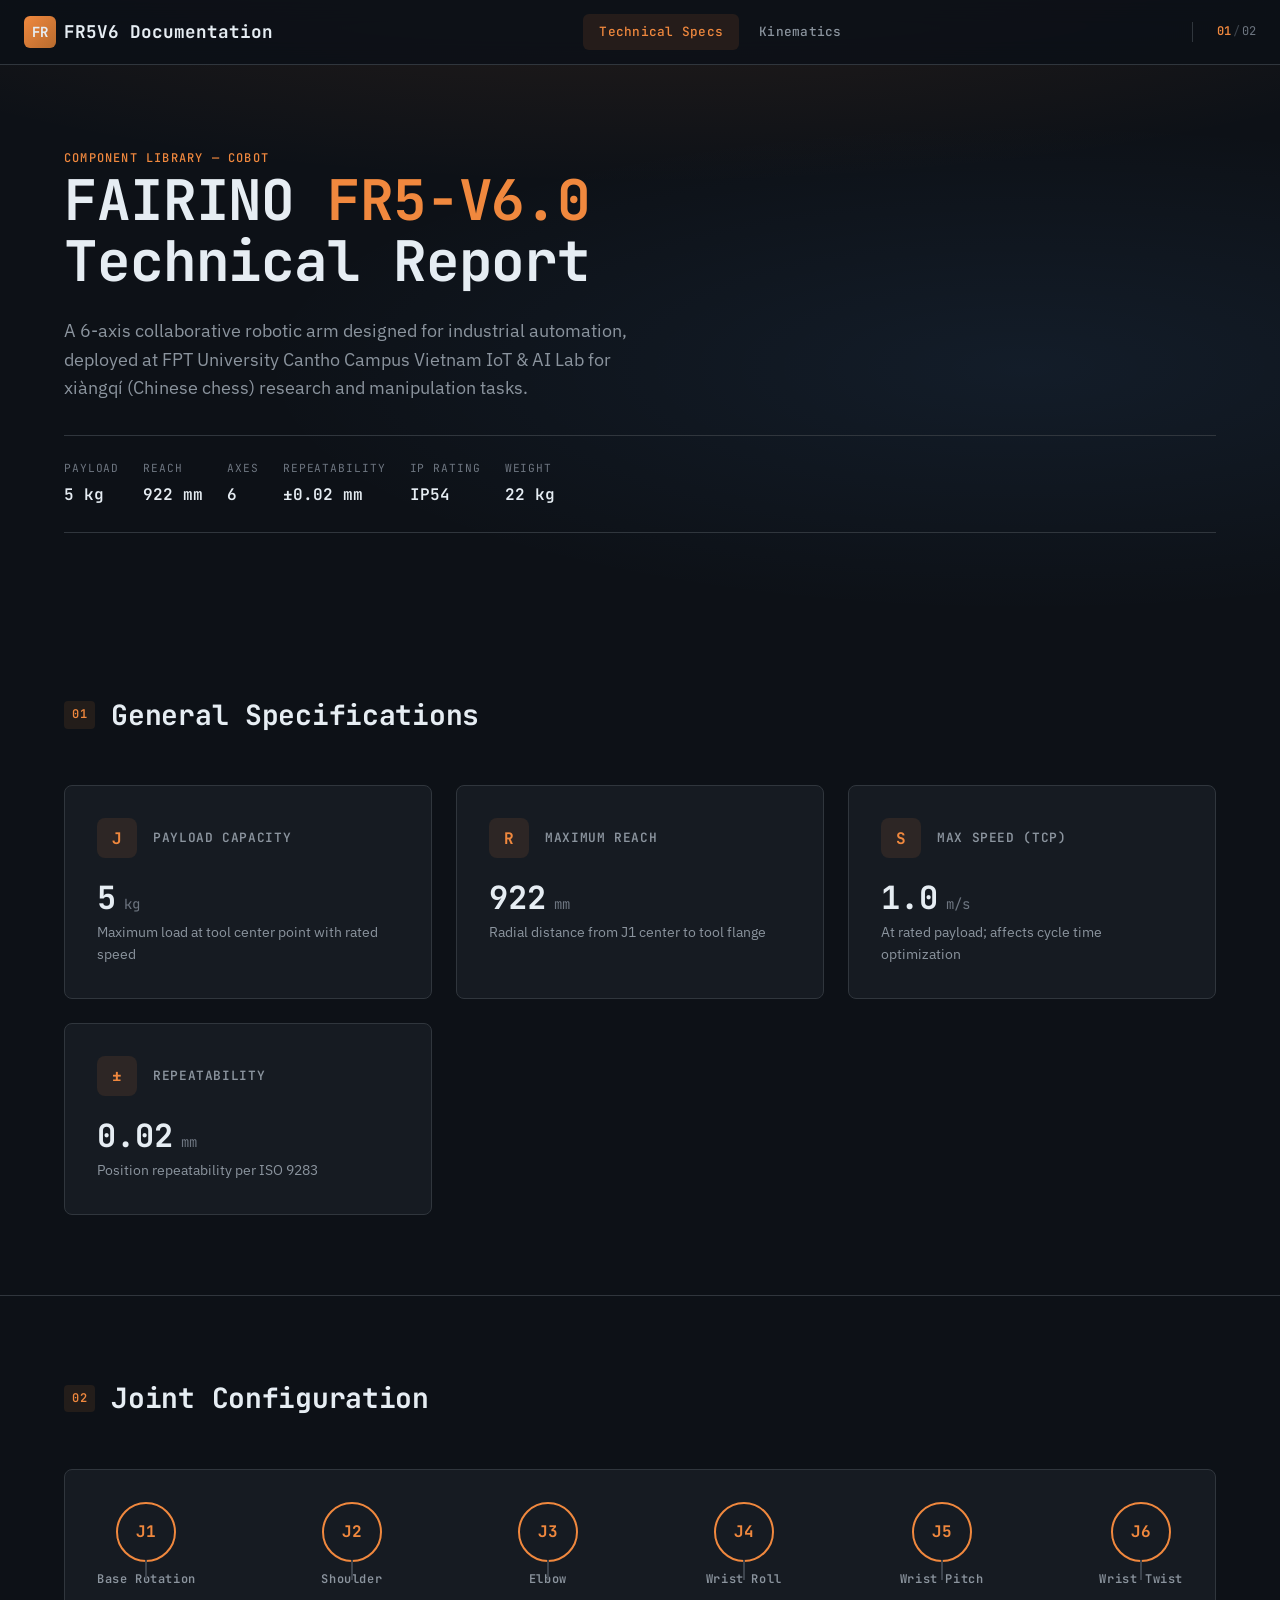
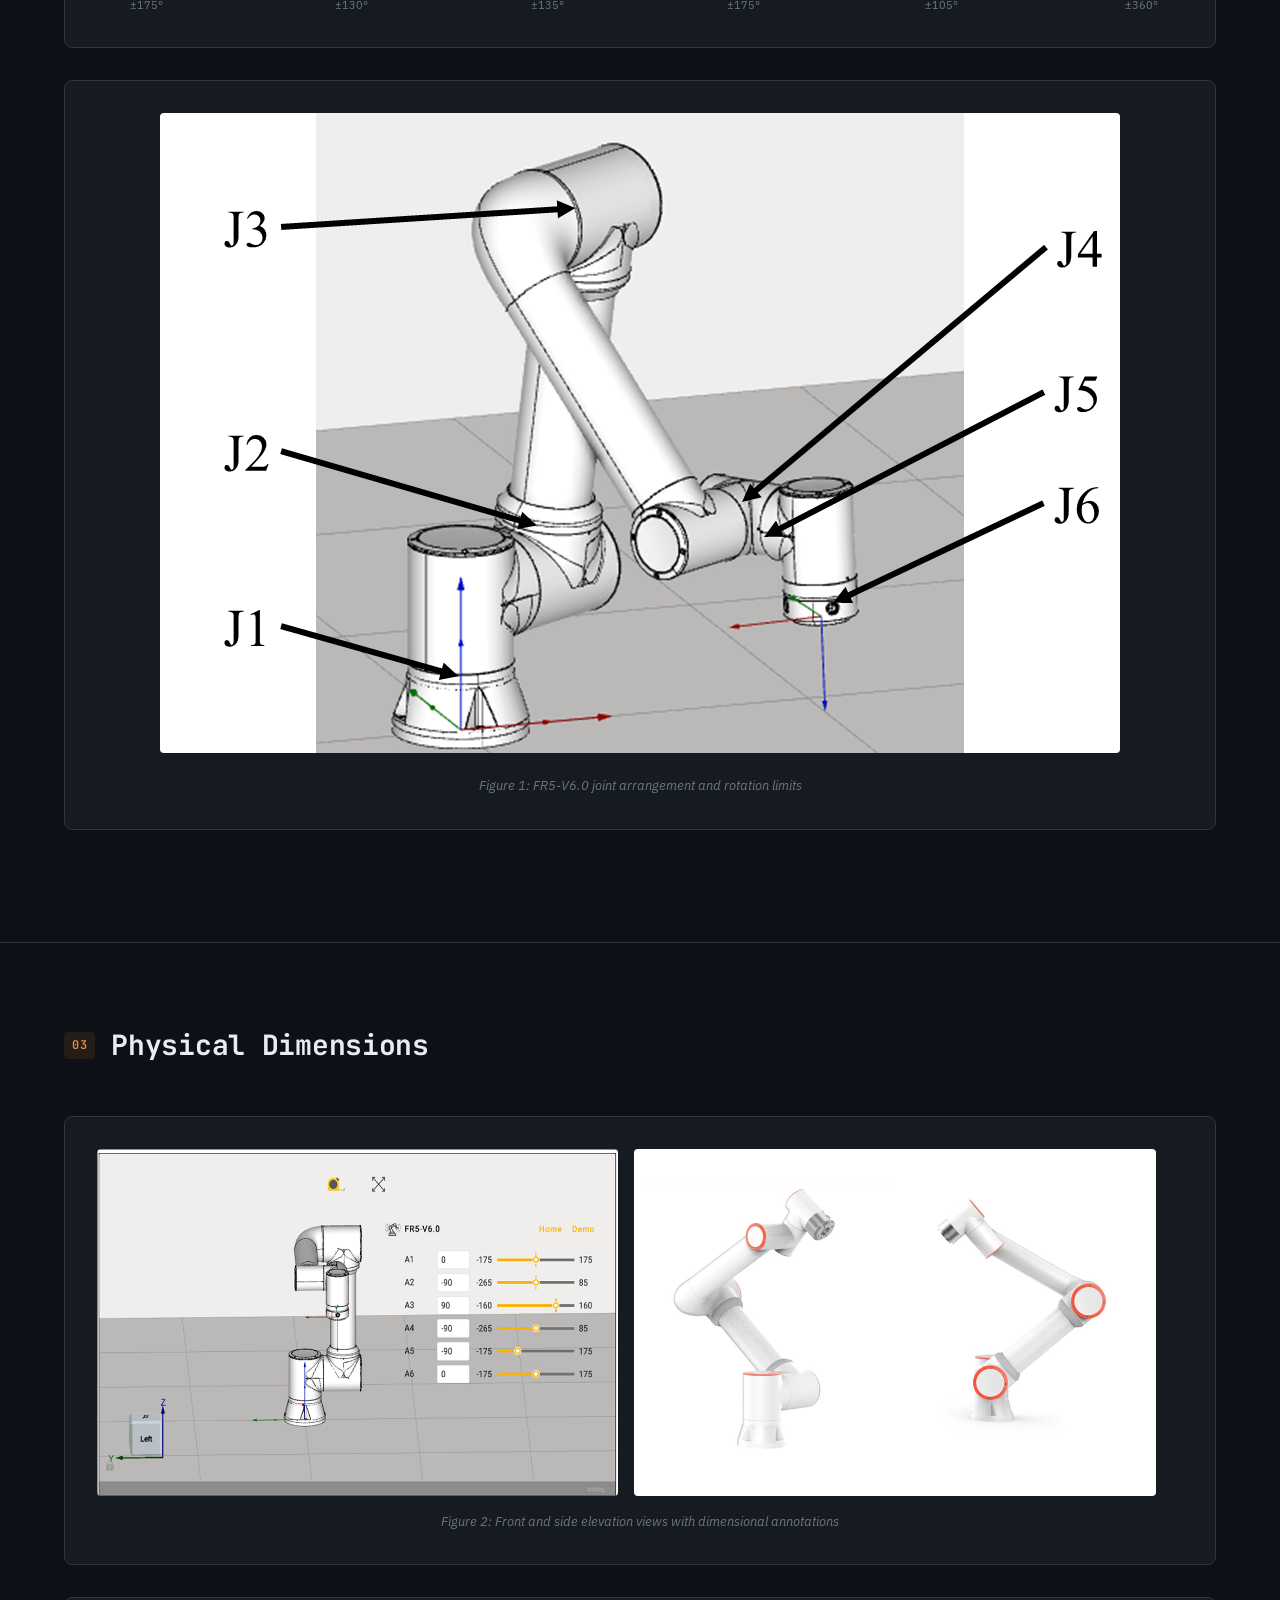
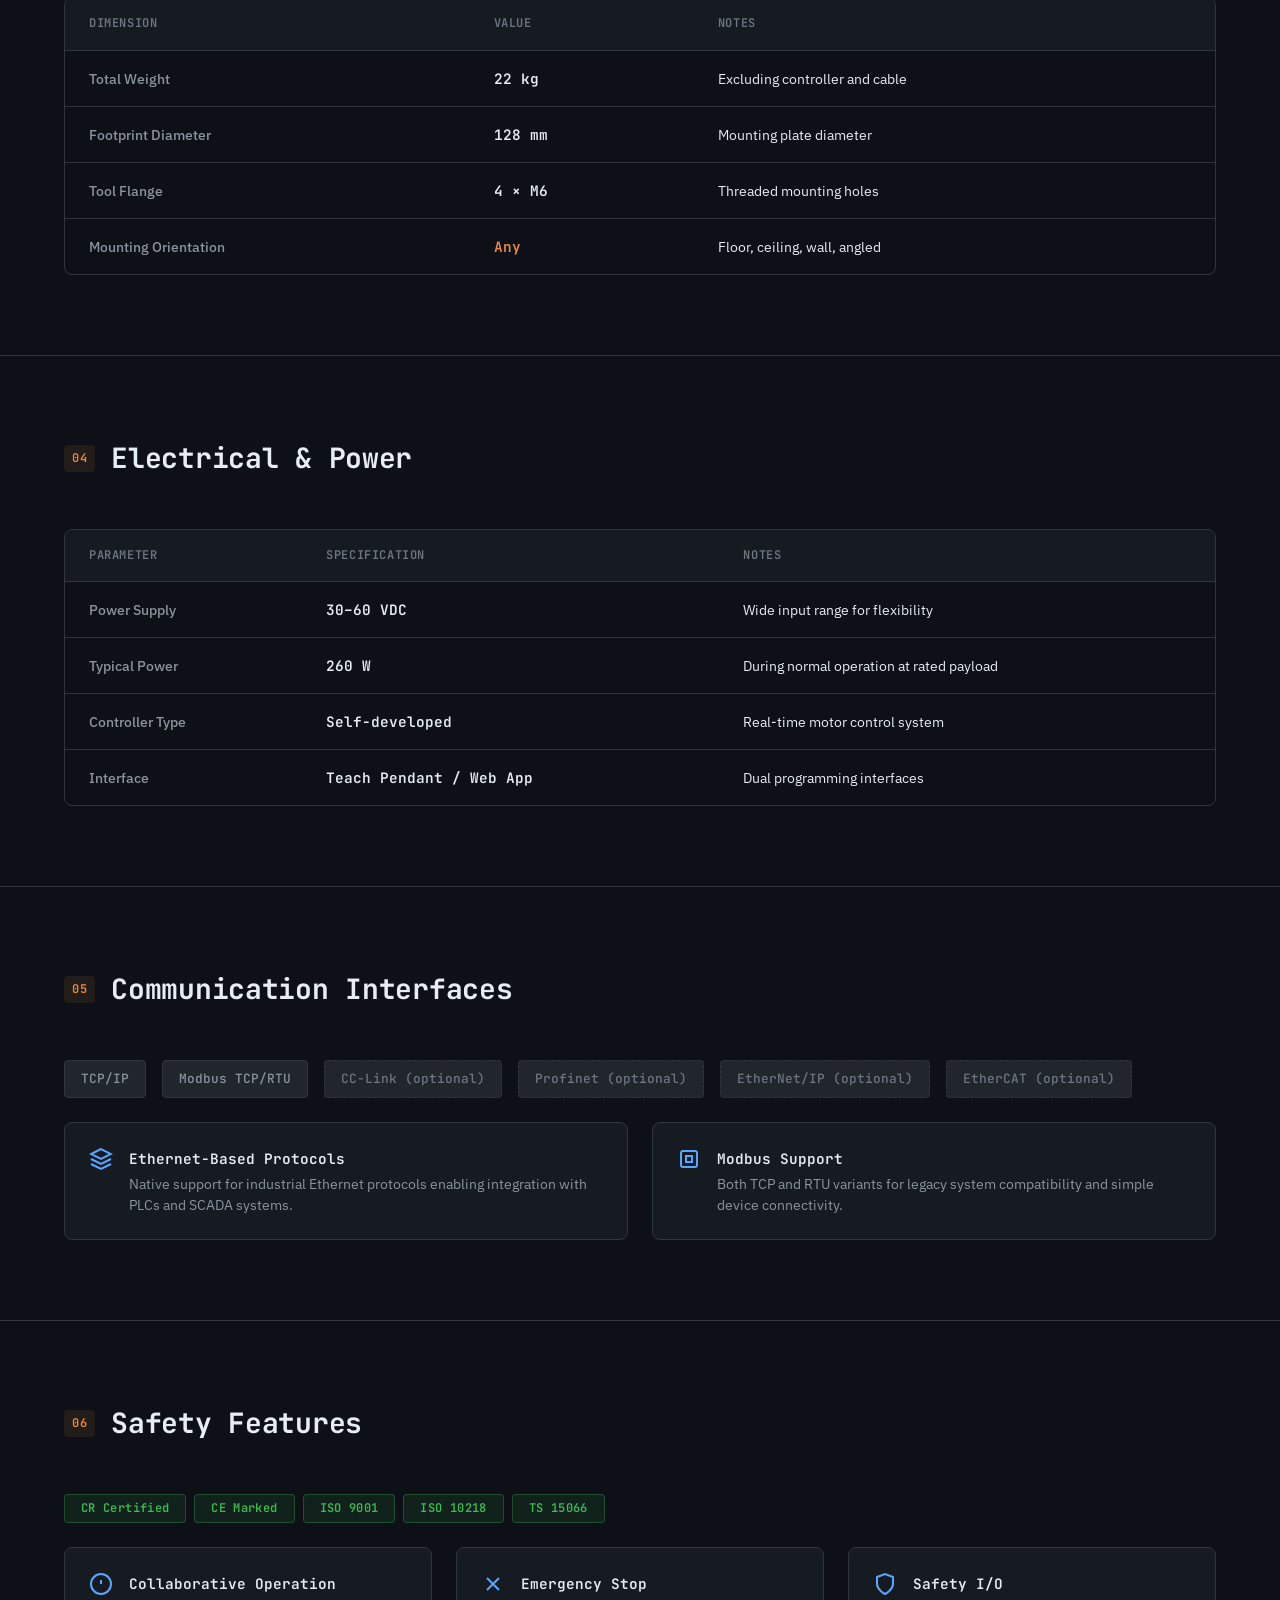
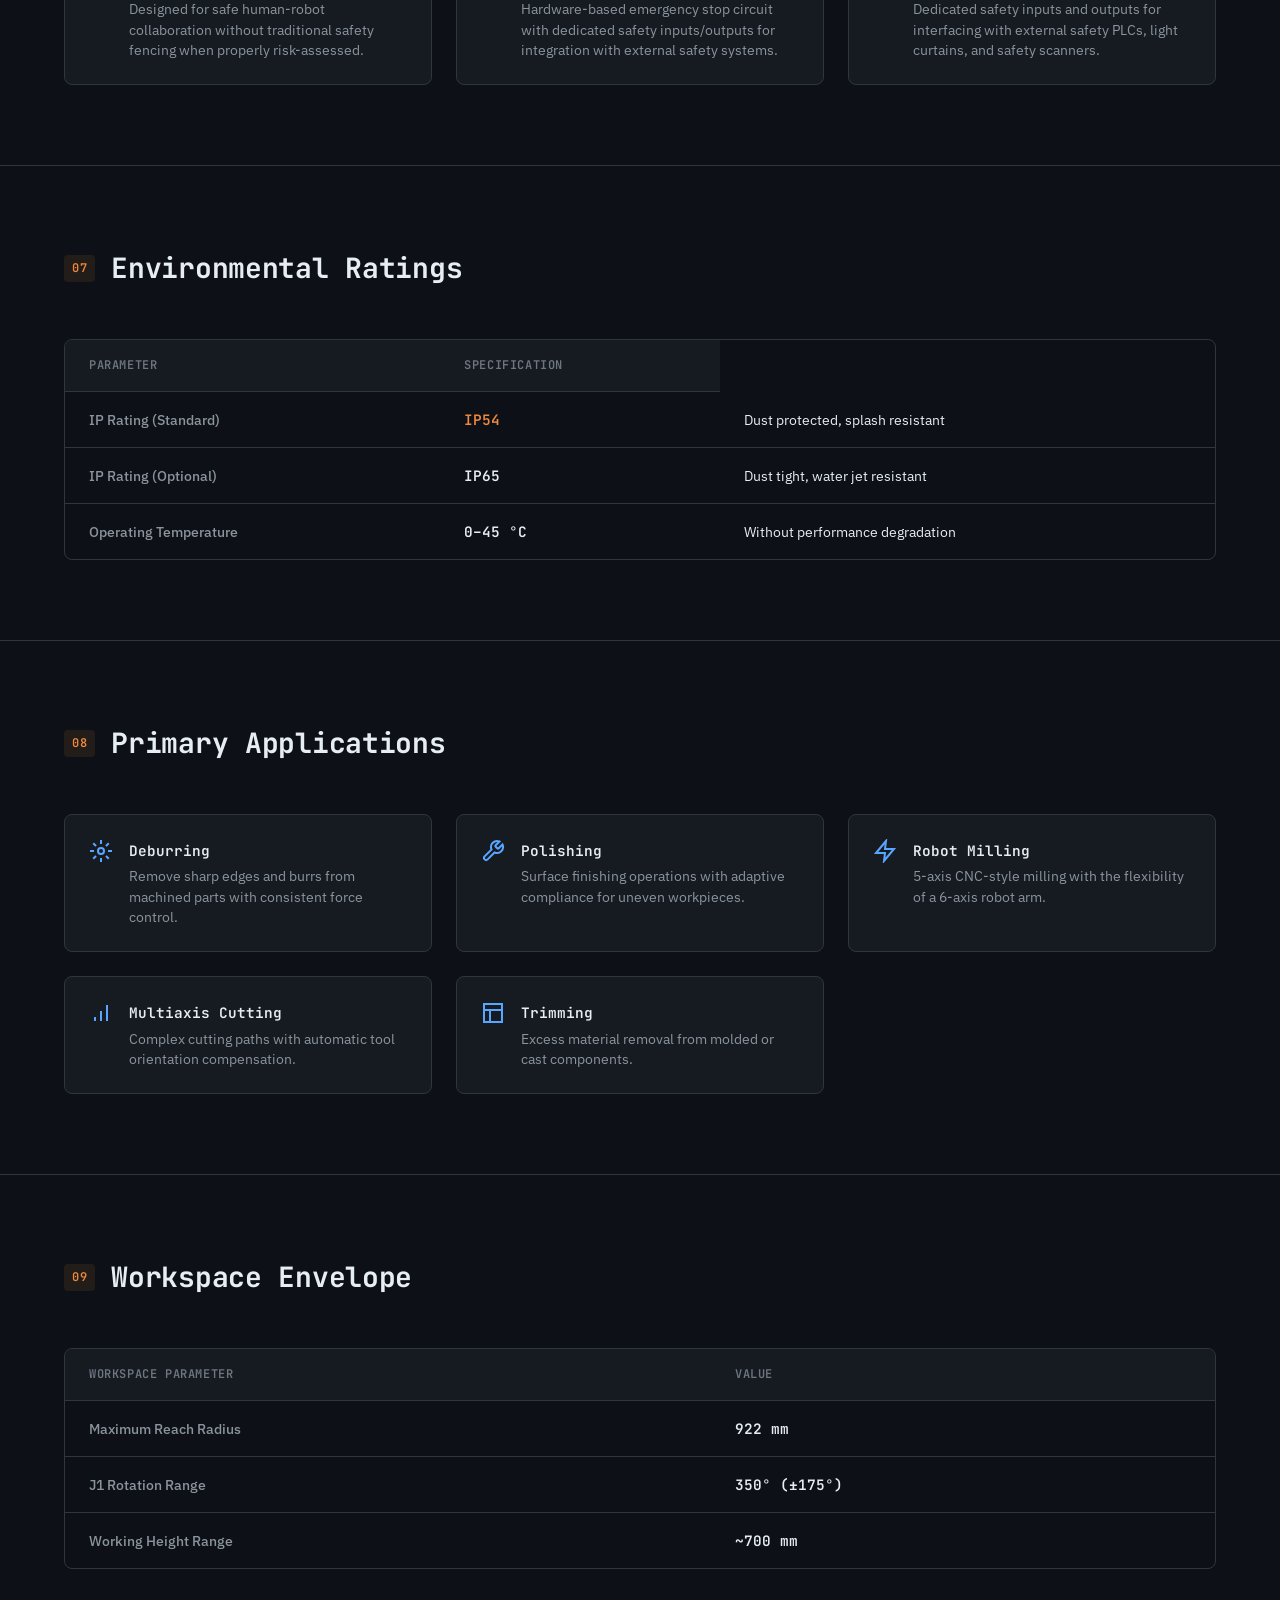
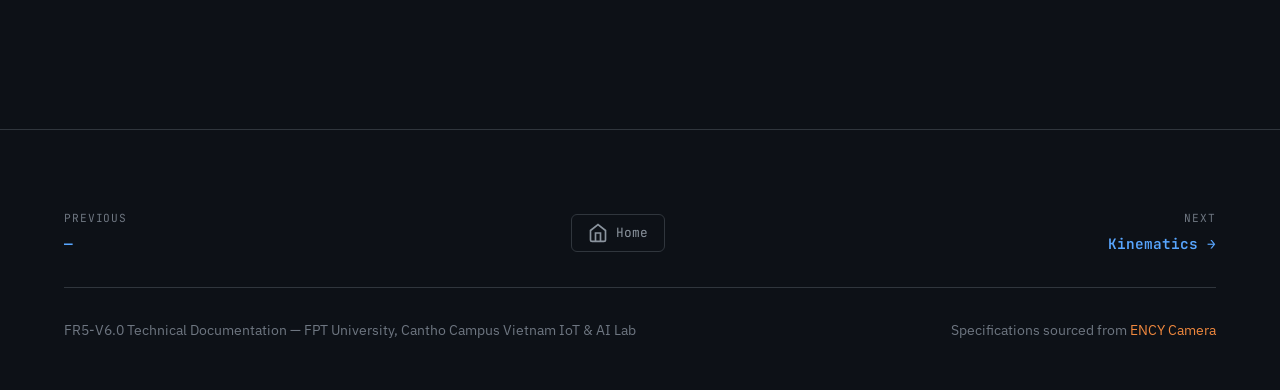
<file: index.html>
<!DOCTYPE html>
<html lang="en">
<head>
  <meta charset="UTF-8">
  <meta name="viewport" content="width=device-width, initial-scale=1.0">
  <title>FR5-V6.0 Technical Specifications | FPT University Robotics Lab</title>
  <meta name="description" content="Complete technical specifications and documentation for the FAIRINO FR5-V6.0 collaborative robotic arm used in FPT University, Cantho Campus Vietnam IoT & AI Lab">
  <link rel="stylesheet" href="assets/css/styles.css">
</head>
<body>
  <header class="site-header">
    <div class="header-inner">
      <a href="index.html" class="logo">
        <span class="logo-mark">FR</span>
        <span>FR5V6 Documentation</span>
      </a>
      <nav class="nav-primary">
        <a href="index.html" class="nav-link active">Technical Specs</a>
        <a href="kinematics.html" class="nav-link">Kinematics</a>
      </nav>
      <span class="page-indicator">
        <span class="page-current">01</span>
        <span class="page-sep">/</span>
        <span class="page-total">02</span>
      </span>
    </div>
  </header>

  <main>
    <section class="hero">
      <div class="container">
        <div class="hero-content">
          <span class="hero-eyebrow">Component Library — Cobot</span>
          <h1 class="hero-title">
            FAIRINO <span class="accent">FR5-V6.0</span><br>
            Technical Report
          </h1>
          <p class="hero-subtitle">
            A 6-axis collaborative robotic arm designed for industrial automation, 
            deployed at FPT University Cantho Campus Vietnam IoT & AI Lab for 
            xiàngqí (Chinese chess) research and manipulation tasks.
          </p>
          <div class="hero-meta">
            <div class="meta-item">
              <span class="meta-label">Payload</span>
              <span class="meta-value">5 kg</span>
            </div>
            <div class="meta-item">
              <span class="meta-label">Reach</span>
              <span class="meta-value">922 mm</span>
            </div>
            <div class="meta-item">
              <span class="meta-label">Axes</span>
              <span class="meta-value">6</span>
            </div>
            <div class="meta-item">
              <span class="meta-label">Repeatability</span>
              <span class="meta-value">±0.02 mm</span>
            </div>
            <div class="meta-item">
              <span class="meta-label">IP Rating</span>
              <span class="meta-value">IP54</span>
            </div>
            <div class="meta-item">
              <span class="meta-label">Weight</span>
              <span class="meta-value">22 kg</span>
            </div>
          </div>
        </div>
      </div>
    </section>

    <section class="section">
      <div class="container">
        <div class="section-header">
          <span class="section-number">01</span>
          <h2 class="section-title">General Specifications</h2>
        </div>
        
        <div class="specs-grid">
          <div class="spec-card">
            <div class="spec-card-header">
              <div class="spec-card-icon">J</div>
              <span class="spec-card-title">Payload Capacity</span>
            </div>
            <div class="spec-card-value">5<span class="spec-card-unit"> kg</span></div>
            <p class="spec-card-detail">Maximum load at tool center point with rated speed</p>
          </div>
          
          <div class="spec-card">
            <div class="spec-card-header">
              <div class="spec-card-icon">R</div>
              <span class="spec-card-title">Maximum Reach</span>
            </div>
            <div class="spec-card-value">922<span class="spec-card-unit"> mm</span></div>
            <p class="spec-card-detail">Radial distance from J1 center to tool flange</p>
          </div>
          
          <div class="spec-card">
            <div class="spec-card-header">
              <div class="spec-card-icon">S</div>
              <span class="spec-card-title">Max Speed (TCP)</span>
            </div>
            <div class="spec-card-value">1.0<span class="spec-card-unit"> m/s</span></div>
            <p class="spec-card-detail">At rated payload; affects cycle time optimization</p>
          </div>
          
          <div class="spec-card">
            <div class="spec-card-header">
              <div class="spec-card-icon">±</div>
              <span class="spec-card-title">Repeatability</span>
            </div>
            <div class="spec-card-value">0.02<span class="spec-card-unit"> mm</span></div>
            <p class="spec-card-detail">Position repeatability per ISO 9283</p>
          </div>
        </div>
      </div>
    </section>

    <section class="section">
      <div class="container">
        <div class="section-header">
          <span class="section-number">02</span>
          <h2 class="section-title">Joint Configuration</h2>
        </div>
        
        <div class="joints-visual">
          <div class="joint-item">
            <div class="joint-marker">J1</div>
            <span class="joint-label">Base Rotation</span>
            <span class="joint-range">±175°</span>
          </div>
          <div class="joint-item">
            <div class="joint-marker">J2</div>
            <span class="joint-label">Shoulder</span>
            <span class="joint-range">±130°</span>
          </div>
          <div class="joint-item">
            <div class="joint-marker">J3</div>
            <span class="joint-label">Elbow</span>
            <span class="joint-range">±135°</span>
          </div>
          <div class="joint-item">
            <div class="joint-marker">J4</div>
            <span class="joint-label">Wrist Roll</span>
            <span class="joint-range">±175°</span>
          </div>
          <div class="joint-item">
            <div class="joint-marker">J5</div>
            <span class="joint-label">Wrist Pitch</span>
            <span class="joint-range">±105°</span>
          </div>
          <div class="joint-item">
            <div class="joint-marker">J6</div>
            <span class="joint-label">Wrist Twist</span>
            <span class="joint-range">±360°</span>
          </div>
        </div>
        
        <div class="diagram-container">
          <img src="assets/images/fr5_diagrams/fr5_joint_ranges.png" alt="Joint ranges diagram" style="max-width: 100%; border-radius: 4px;">
          <p class="diagram-caption">Figure 1: FR5-V6.0 joint arrangement and rotation limits</p>
        </div>
      </div>
    </section>

    <section class="section">
      <div class="container">
        <div class="section-header">
          <span class="section-number">03</span>
          <h2 class="section-title">Physical Dimensions</h2>
        </div>
        
        <div class="diagram-container">
          <div style="display: flex; gap: 16px; flex-wrap: wrap;">
            <img src="assets/images/fr5_diagrams/fr5_front_view.png" alt="Front view" style="max-width: 48%; border-radius: 4px;">
            <img src="assets/images/fr5_diagrams/fr5_side_view.png" alt="Side view" style="max-width: 48%; border-radius: 4px;">
          </div>
          <p class="diagram-caption">Figure 2: Front and side elevation views with dimensional annotations</p>
        </div>
        
        <div class="specs-table-wrapper" style="margin-top: 32px;">
          <table class="specs-table">
            <thead>
              <tr>
                <th>Dimension</th>
                <th>Value</th>
                <th>Notes</th>
              </tr>
            </thead>
            <tbody>
              <tr>
                <td class="spec-name">Total Weight</td>
                <td class="spec-value">22 kg</td>
                <td>Excluding controller and cable</td>
              </tr>
              <tr>
                <td class="spec-name">Footprint Diameter</td>
                <td class="spec-value">128 mm</td>
                <td>Mounting plate diameter</td>
              </tr>
              <tr>
                <td class="spec-name">Tool Flange</td>
                <td class="spec-value">4 × M6</td>
                <td>Threaded mounting holes</td>
              </tr>
              <tr>
                <td class="spec-name">Mounting Orientation</td>
                <td class="spec-value highlight">Any</td>
                <td>Floor, ceiling, wall, angled</td>
              </tr>
            </tbody>
          </table>
        </div>
      </div>
    </section>

    <section class="section">
      <div class="container">
        <div class="section-header">
          <span class="section-number">04</span>
          <h2 class="section-title">Electrical & Power</h2>
        </div>
        
        <div class="specs-table-wrapper">
          <table class="specs-table">
            <thead>
              <tr>
                <th>Parameter</th>
                <th>Specification</th>
                <th>Notes</th>
              </tr>
            </thead>
            <tbody>
              <tr>
                <td class="spec-name">Power Supply</td>
                <td class="spec-value">30–60 VDC</td>
                <td>Wide input range for flexibility</td>
              </tr>
              <tr>
                <td class="spec-name">Typical Power</td>
                <td class="spec-value">260 W</td>
                <td>During normal operation at rated payload</td>
              </tr>
              <tr>
                <td class="spec-name">Controller Type</td>
                <td class="spec-value">Self-developed</td>
                <td>Real-time motor control system</td>
              </tr>
              <tr>
                <td class="spec-name">Interface</td>
                <td class="spec-value">Teach Pendant / Web App</td>
                <td>Dual programming interfaces</td>
              </tr>
            </tbody>
          </table>
        </div>
      </div>
    </section>

    <section class="section">
      <div class="container">
        <div class="section-header">
          <span class="section-number">05</span>
          <h2 class="section-title">Communication Interfaces</h2>
        </div>
        
        <div class="interface-list">
          <span class="interface-tag">TCP/IP</span>
          <span class="interface-tag">Modbus TCP/RTU</span>
          <span class="interface-tag optional">CC-Link (optional)</span>
          <span class="interface-tag optional">Profinet (optional)</span>
          <span class="interface-tag optional">EtherNet/IP (optional)</span>
          <span class="interface-tag optional">EtherCAT (optional)</span>
        </div>
        
        <div class="features-grid">
          <div class="feature-item">
            <svg class="feature-icon" viewBox="0 0 24 24" fill="none" stroke="currentColor" stroke-width="2">
              <path d="M12 2L2 7l10 5 10-5-10-5zM2 17l10 5 10-5M2 12l10 5 10-5"/>
            </svg>
            <div class="feature-content">
              <h4>Ethernet-Based Protocols</h4>
              <p>Native support for industrial Ethernet protocols enabling integration with PLCs and SCADA systems.</p>
            </div>
          </div>
          <div class="feature-item">
            <svg class="feature-icon" viewBox="0 0 24 24" fill="none" stroke="currentColor" stroke-width="2">
              <rect x="4" y="4" width="16" height="16" rx="2"/>
              <path d="M9 9h6v6H9z"/>
            </svg>
            <div class="feature-content">
              <h4>Modbus Support</h4>
              <p>Both TCP and RTU variants for legacy system compatibility and simple device connectivity.</p>
            </div>
          </div>
        </div>
      </div>
    </section>

    <section class="section">
      <div class="container">
        <div class="section-header">
          <span class="section-number">06</span>
          <h2 class="section-title">Safety Features</h2>
        </div>
        
        <div class="safety-badges">
          <span class="safety-badge">CR Certified</span>
          <span class="safety-badge">CE Marked</span>
          <span class="safety-badge">ISO 9001</span>
          <span class="safety-badge">ISO 10218</span>
          <span class="safety-badge">TS 15066</span>
        </div>
        
        <div class="features-grid">
          <div class="feature-item">
            <svg class="feature-icon" viewBox="0 0 24 24" fill="none" stroke="currentColor" stroke-width="2">
              <circle cx="12" cy="12" r="10"/>
              <path d="M12 8v4M12 16h.01"/>
            </svg>
            <div class="feature-content">
              <h4>Collaborative Operation</h4>
              <p>Designed for safe human-robot collaboration without traditional safety fencing when properly risk-assessed.</p>
            </div>
          </div>
          <div class="feature-item">
            <svg class="feature-icon" viewBox="0 0 24 24" fill="none" stroke="currentColor" stroke-width="2">
              <path d="M18 6L6 18M6 6l12 12"/>
            </svg>
            <div class="feature-content">
              <h4>Emergency Stop</h4>
              <p>Hardware-based emergency stop circuit with dedicated safety inputs/outputs for integration with external safety systems.</p>
            </div>
          </div>
          <div class="feature-item">
            <svg class="feature-icon" viewBox="0 0 24 24" fill="none" stroke="currentColor" stroke-width="2">
              <path d="M12 22s8-4 8-10V5l-8-3-8 3v7c0 6 8 10 8 10z"/>
            </svg>
            <div class="feature-content">
              <h4>Safety I/O</h4>
              <p>Dedicated safety inputs and outputs for interfacing with external safety PLCs, light curtains, and safety scanners.</p>
            </div>
          </div>
        </div>
      </div>
    </section>

    <section class="section">
      <div class="container">
        <div class="section-header">
          <span class="section-number">07</span>
          <h2 class="section-title">Environmental Ratings</h2>
        </div>
        
        <div class="specs-table-wrapper">
          <table class="specs-table">
            <thead>
              <tr>
                <th>Parameter</th>
                <th>Specification</th>
              </tr>
            </thead>
            <tbody>
              <tr>
                <td class="spec-name">IP Rating (Standard)</td>
                <td class="spec-value highlight">IP54</td>
                <td>Dust protected, splash resistant</td>
              </tr>
              <tr>
                <td class="spec-name">IP Rating (Optional)</td>
                <td class="spec-value">IP65</td>
                <td>Dust tight, water jet resistant</td>
              </tr>
              <tr>
                <td class="spec-name">Operating Temperature</td>
                <td class="spec-value">0–45 °C</td>
                <td>Without performance degradation</td>
              </tr>
            </tbody>
          </table>
        </div>
      </div>
    </section>

    <section class="section">
      <div class="container">
        <div class="section-header">
          <span class="section-number">08</span>
          <h2 class="section-title">Primary Applications</h2>
        </div>
        
        <div class="features-grid">
          <div class="feature-item">
            <svg class="feature-icon" viewBox="0 0 24 24" fill="none" stroke="currentColor" stroke-width="2">
              <circle cx="12" cy="12" r="3"/>
              <path d="M12 1v4M12 19v4M4.22 4.22l2.83 2.83M16.95 16.95l2.83 2.83M1 12h4M19 12h4M4.22 19.78l2.83-2.83M16.95 7.05l2.83-2.83"/>
            </svg>
            <div class="feature-content">
              <h4>Deburring</h4>
              <p>Remove sharp edges and burrs from machined parts with consistent force control.</p>
            </div>
          </div>
          <div class="feature-item">
            <svg class="feature-icon" viewBox="0 0 24 24" fill="none" stroke="currentColor" stroke-width="2">
              <path d="M14.7 6.3a1 1 0 0 0 0 1.4l1.6 1.6a1 1 0 0 0 1.4 0l3.77-3.77a6 6 0 0 1-7.94 7.94l-6.91 6.91a2.12 2.12 0 0 1-3-3l6.91-6.91a6 6 0 0 1 7.94-7.94l-3.76 3.76z"/>
            </svg>
            <div class="feature-content">
              <h4>Polishing</h4>
              <p>Surface finishing operations with adaptive compliance for uneven workpieces.</p>
            </div>
          </div>
          <div class="feature-item">
            <svg class="feature-icon" viewBox="0 0 24 24" fill="none" stroke="currentColor" stroke-width="2">
              <polygon points="13 2 3 14 12 14 11 22 21 10 12 10 13 2"/>
            </svg>
            <div class="feature-content">
              <h4>Robot Milling</h4>
              <p>5-axis CNC-style milling with the flexibility of a 6-axis robot arm.</p>
            </div>
          </div>
          <div class="feature-item">
            <svg class="feature-icon" viewBox="0 0 24 24" fill="none" stroke="currentColor" stroke-width="2">
              <path d="M12 20V10M18 20V4M6 20v-4"/>
            </svg>
            <div class="feature-content">
              <h4>Multiaxis Cutting</h4>
              <p>Complex cutting paths with automatic tool orientation compensation.</p>
            </div>
          </div>
          <div class="feature-item">
            <svg class="feature-icon" viewBox="0 0 24 24" fill="none" stroke="currentColor" stroke-width="2">
              <path d="M3 3h18v18H3zM21 9H3M9 21V9"/>
            </svg>
            <div class="feature-content">
              <h4>Trimming</h4>
              <p>Excess material removal from molded or cast components.</p>
            </div>
          </div>
        </div>
      </div>
    </section>

    <section class="section">
      <div class="container">
        <div class="section-header">
          <span class="section-number">09</span>
          <h2 class="section-title">Workspace Envelope</h2>
        </div>
        
        <!-- Workspace Envelope data table below -->
        
        <div class="specs-table-wrapper" style="margin-top: 32px;">
          <table class="specs-table">
            <thead>
              <tr>
                <th>Workspace Parameter</th>
                <th>Value</th>
              </tr>
            </thead>
            <tbody>
              <tr>
                <td class="spec-name">Maximum Reach Radius</td>
                <td class="spec-value">922 mm</td>
              </tr>
              <tr>
                <td class="spec-name">J1 Rotation Range</td>
                <td class="spec-value">350° (±175°)</td>
              </tr>
              <tr>
                <td class="spec-name">Working Height Range</td>
                <td class="spec-value">~700 mm</td>
              </tr>
            </tbody>
          </table>
        </div>
      </div>
    </section>
  </main>

  <footer class="site-footer">
    <div class="container">
      <div class="footer-nav">
        <div class="footer-nav-prev">
          <span class="footer-nav-label">Previous</span>
          <span class="footer-nav-title">—</span>
        </div>
        <div class="footer-nav-home">
          <a href="index.html" class="footer-home-link">
            <svg width="20" height="20" viewBox="0 0 24 24" fill="none" stroke="currentColor" stroke-width="2">
              <path d="M3 9l9-7 9 7v11a2 2 0 0 1-2 2H5a2 2 0 0 1-2-2z"/>
              <polyline points="9 22 9 12 15 12 15 22"/>
            </svg>
            Home
          </a>
        </div>
        <div class="footer-nav-next">
          <span class="footer-nav-label">Next</span>
          <a href="kinematics.html" class="footer-nav-title">Kinematics →</a>
        </div>
      </div>
      <div class="footer-content">
        <p class="footer-text">
          FR5-V6.0 Technical Documentation — FPT University, Cantho Campus Vietnam IoT & AI Lab
        </p>
        <p class="footer-text">
          Specifications sourced from <a href="https://encycam.com/component-library/fairino-fr5-v6-0/" target="_blank" rel="noopener">ENCY Camera</a>
        </p>
      </div>
    </div>
  </footer>
</body>
</html>
</file>
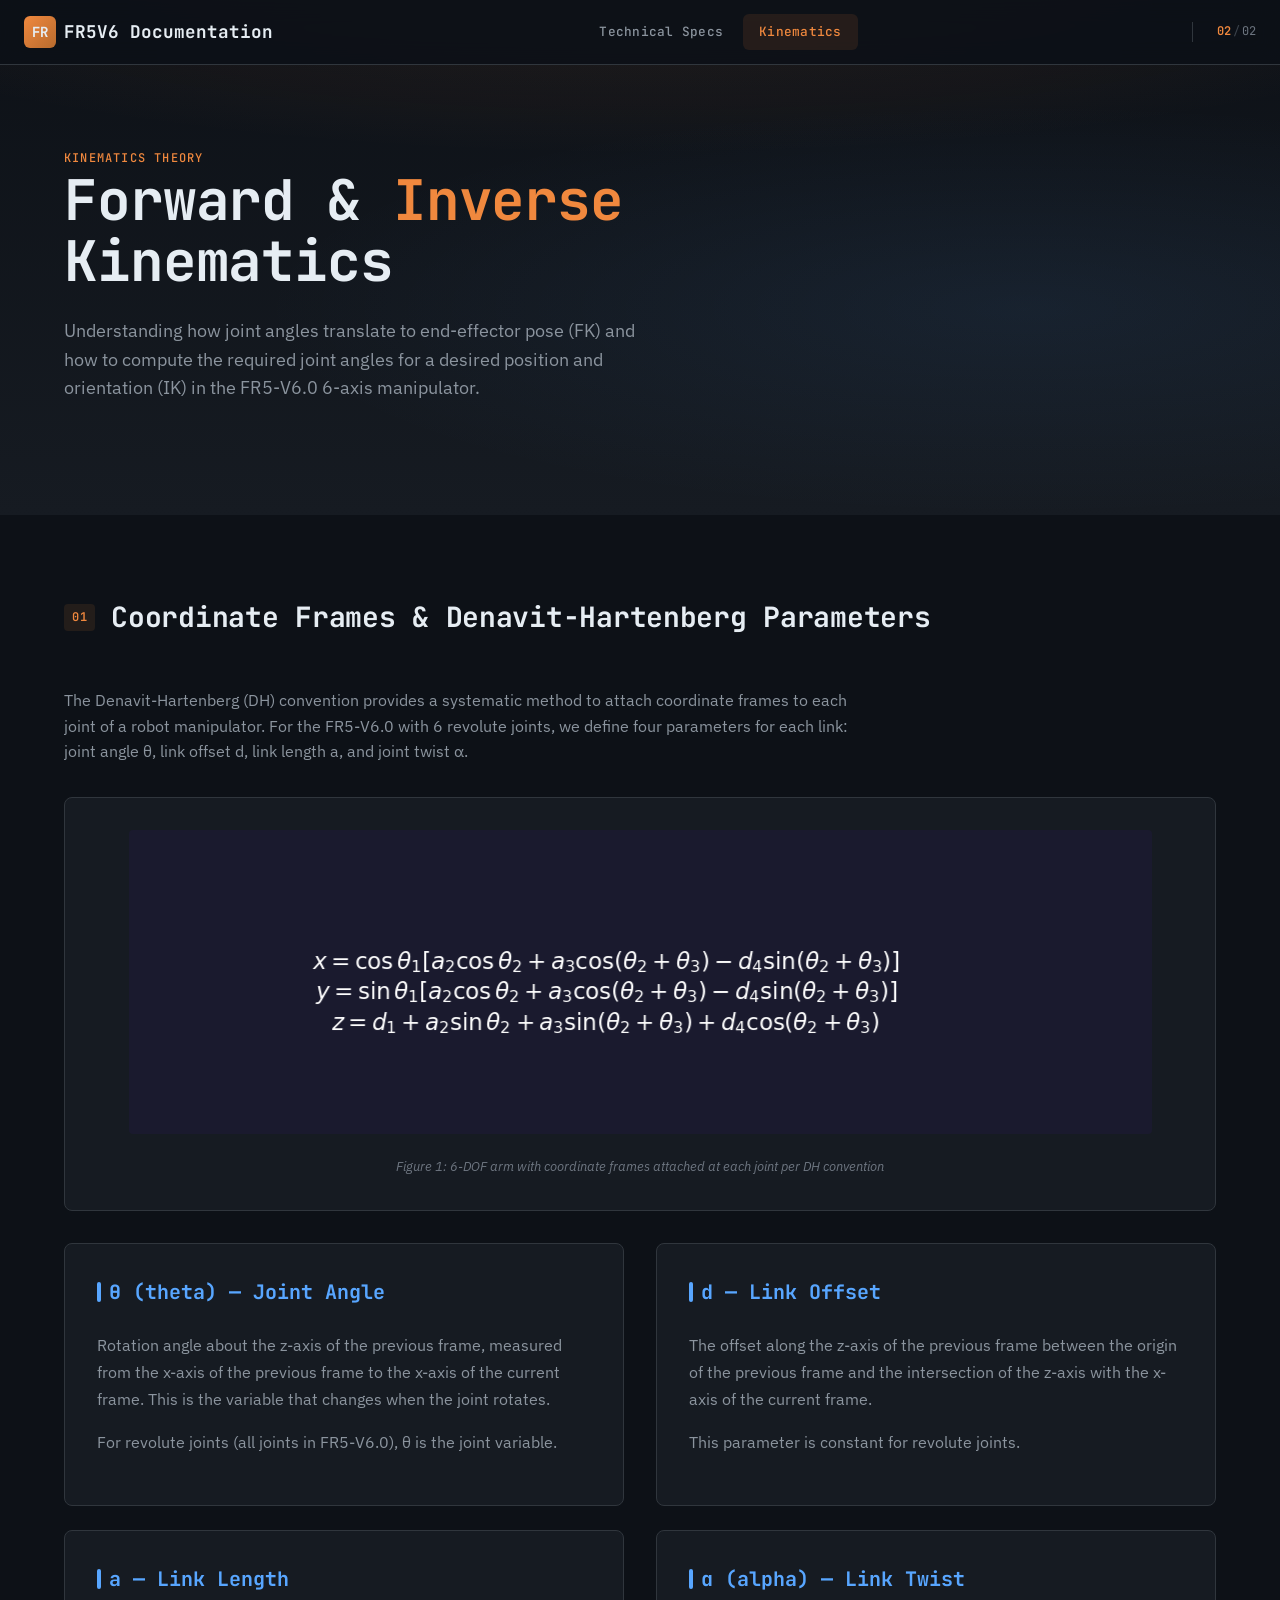
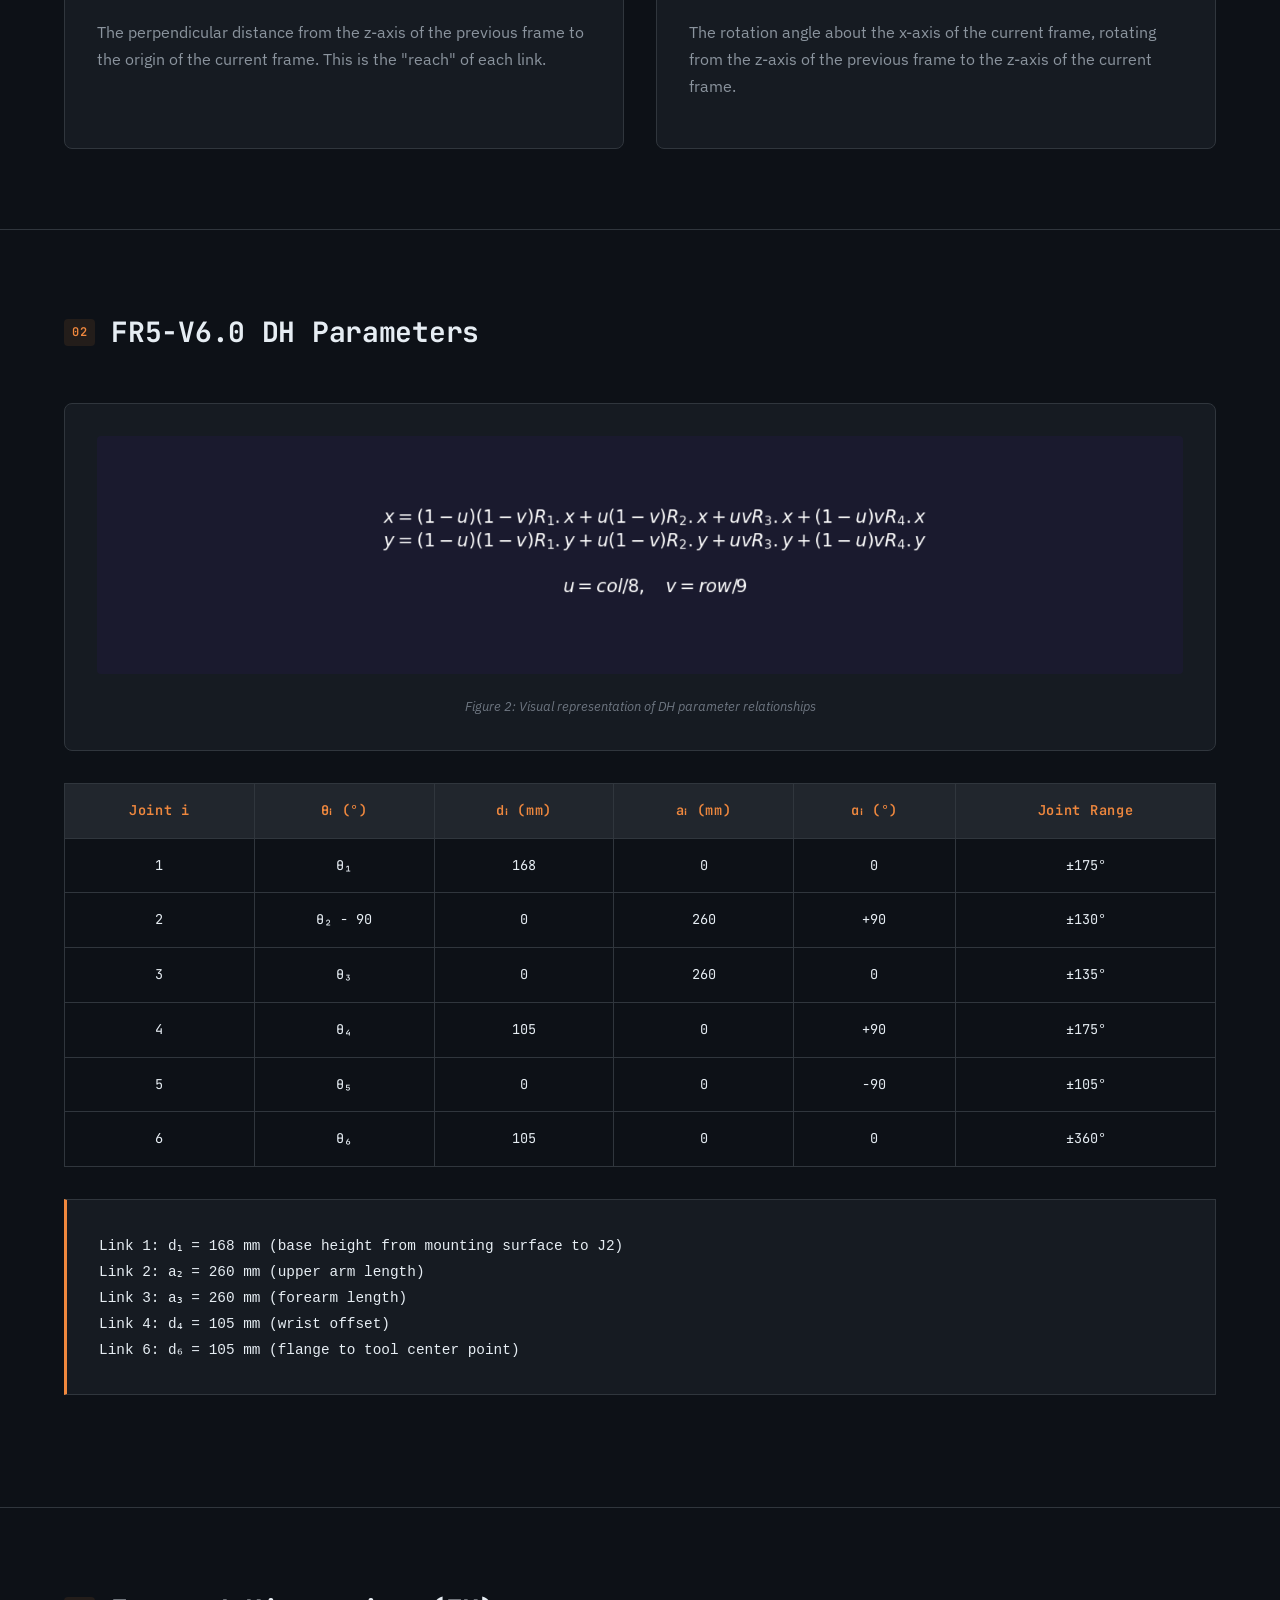
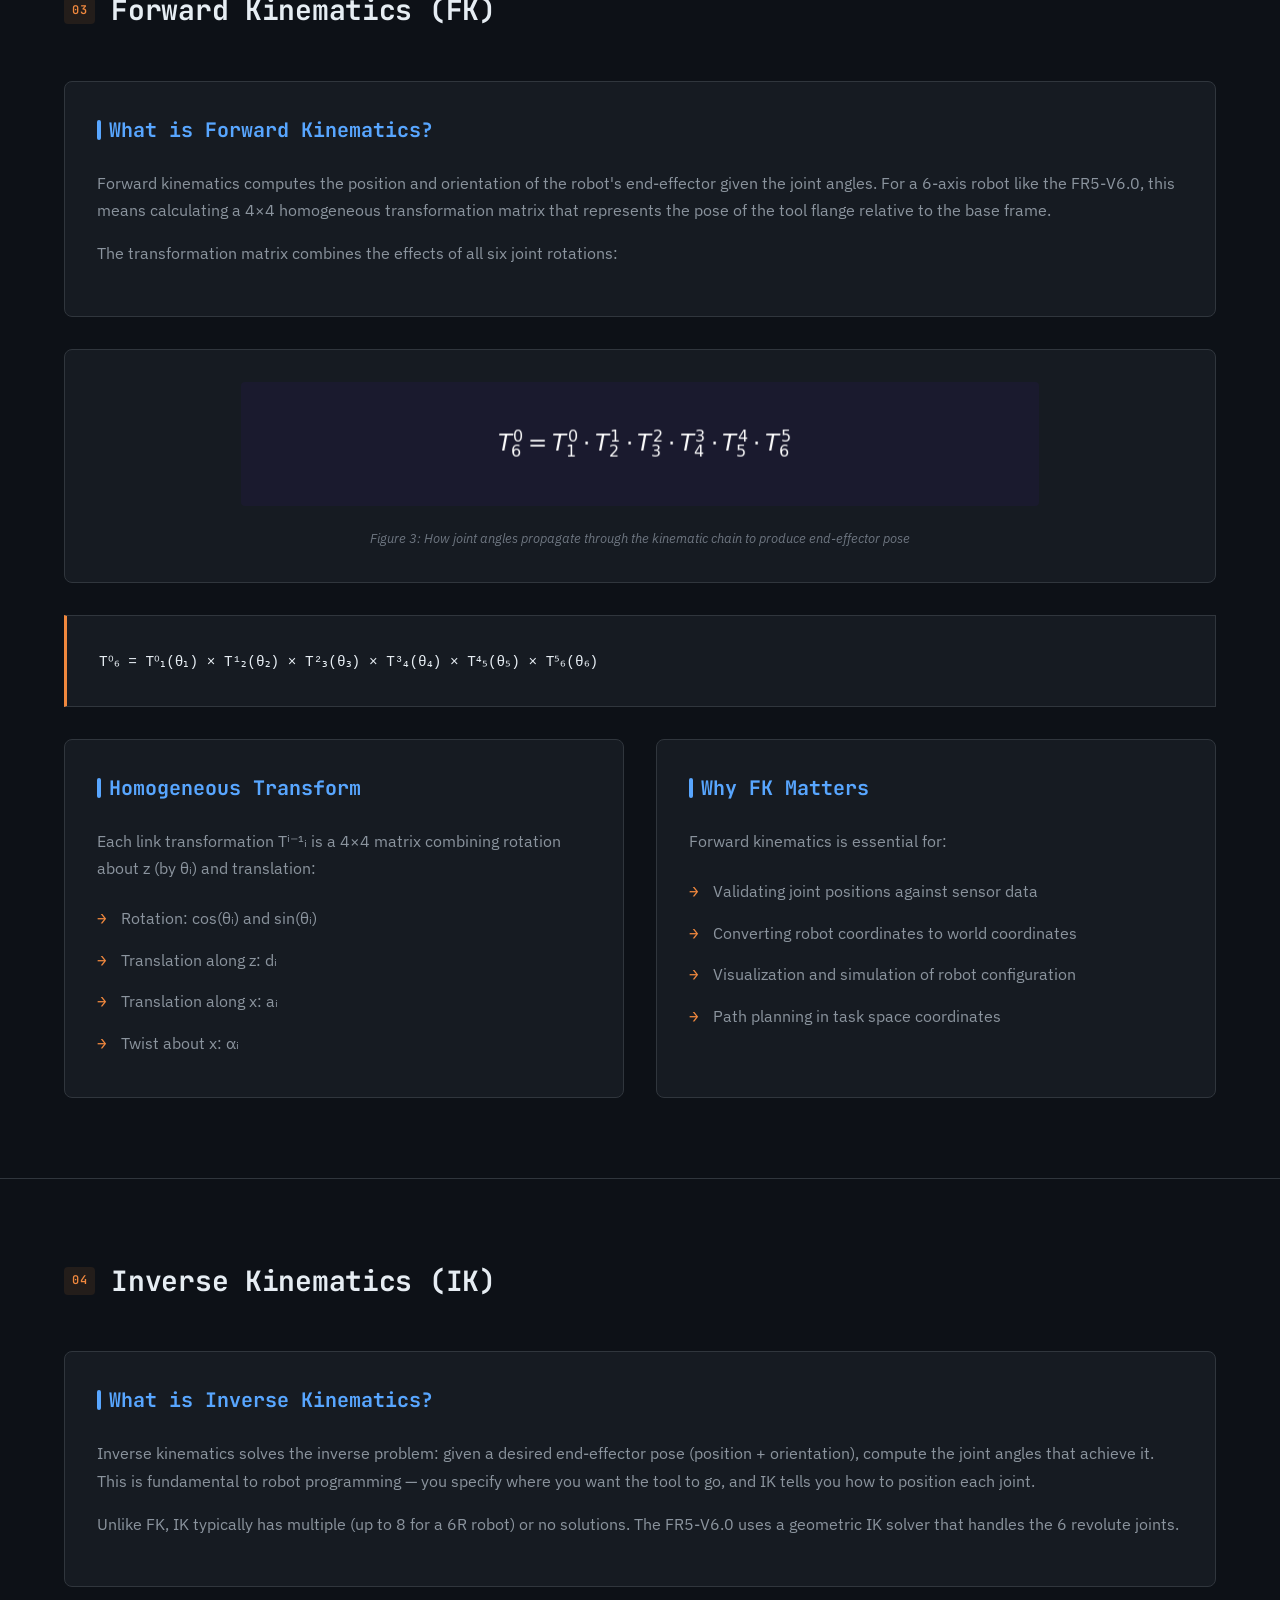
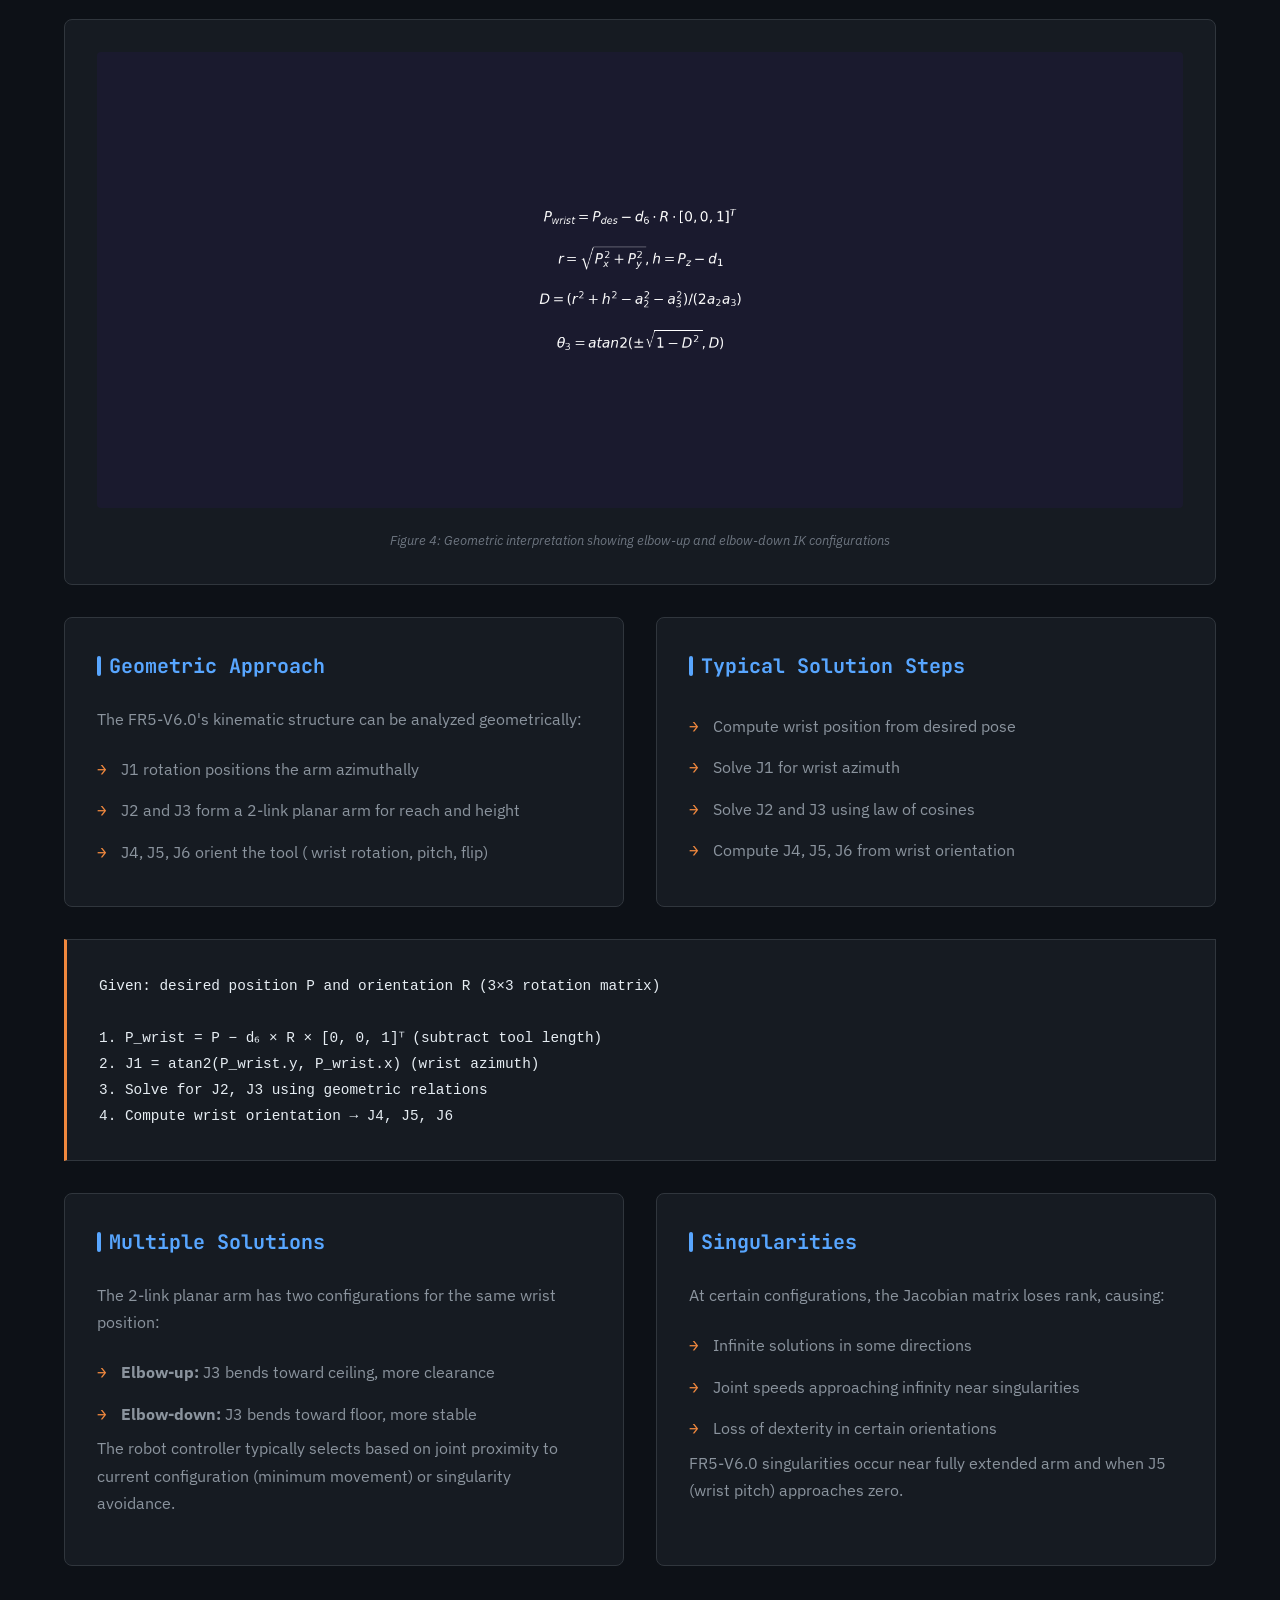
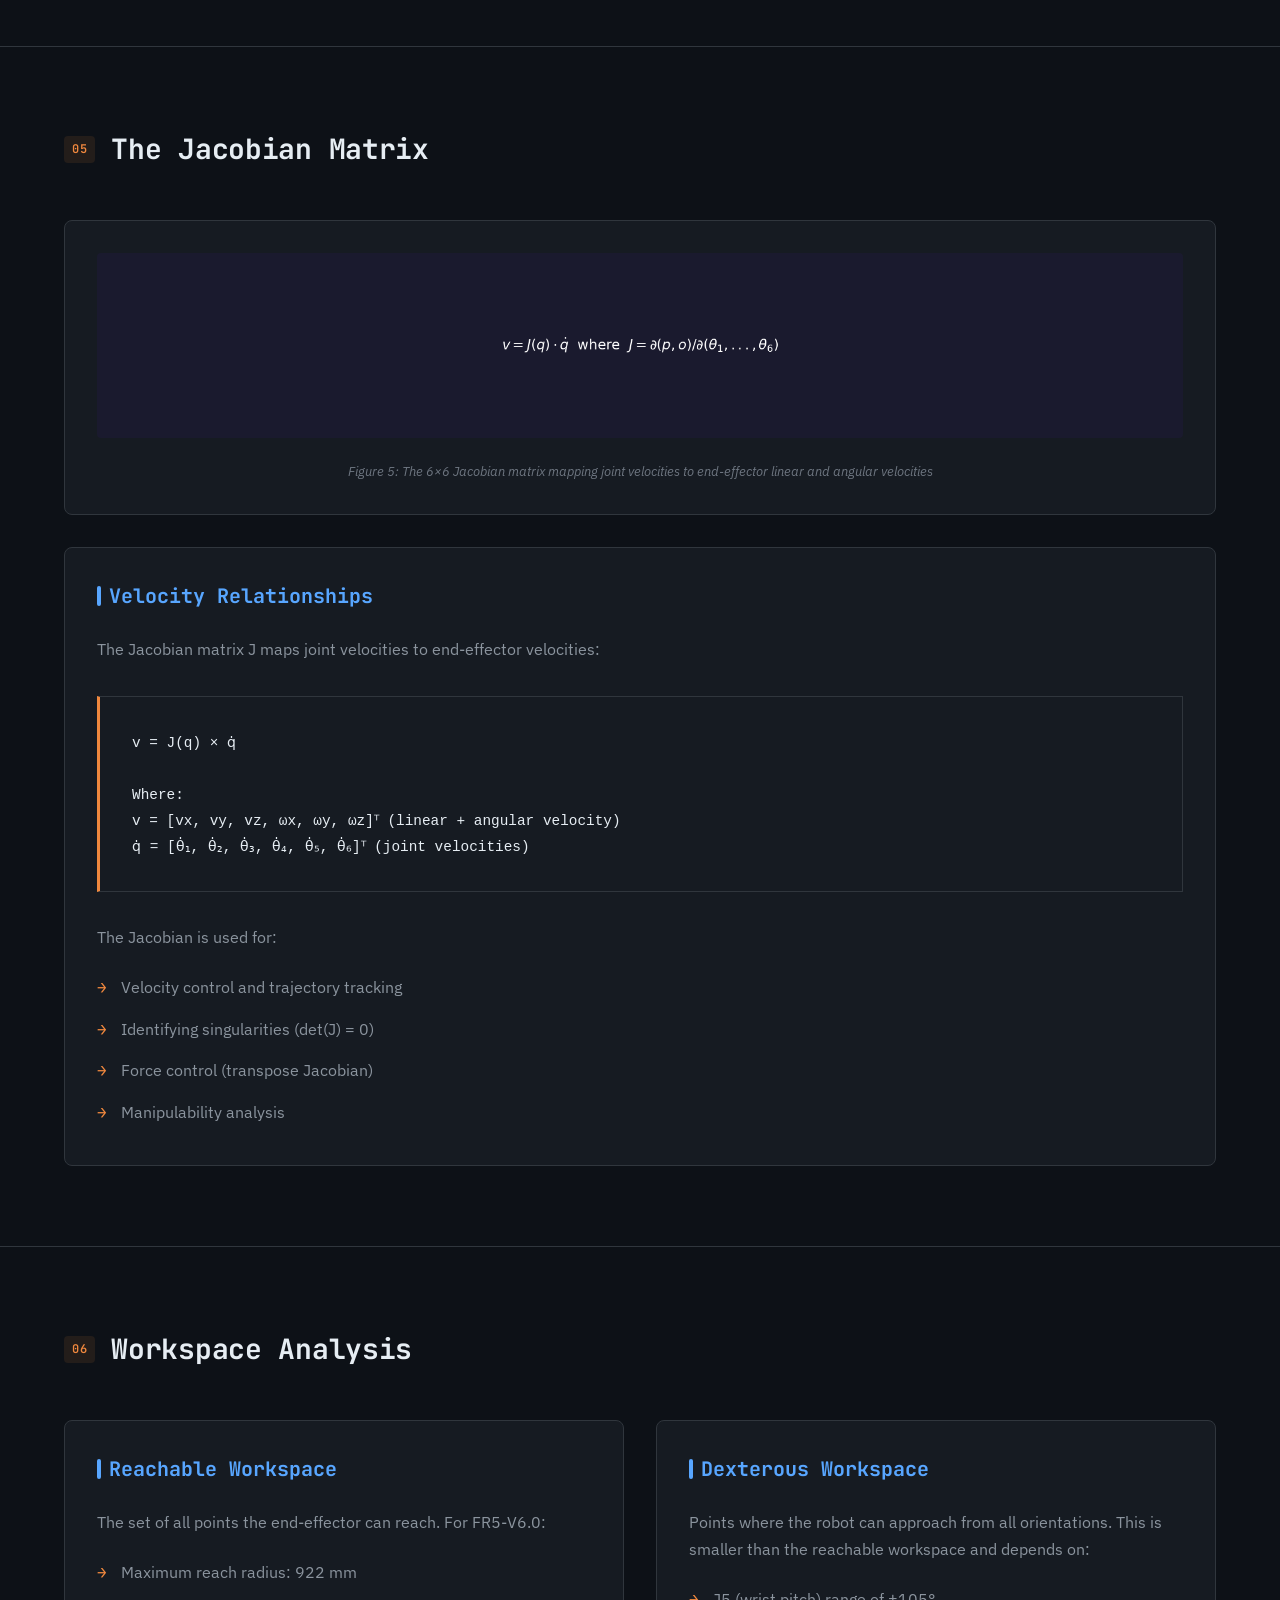
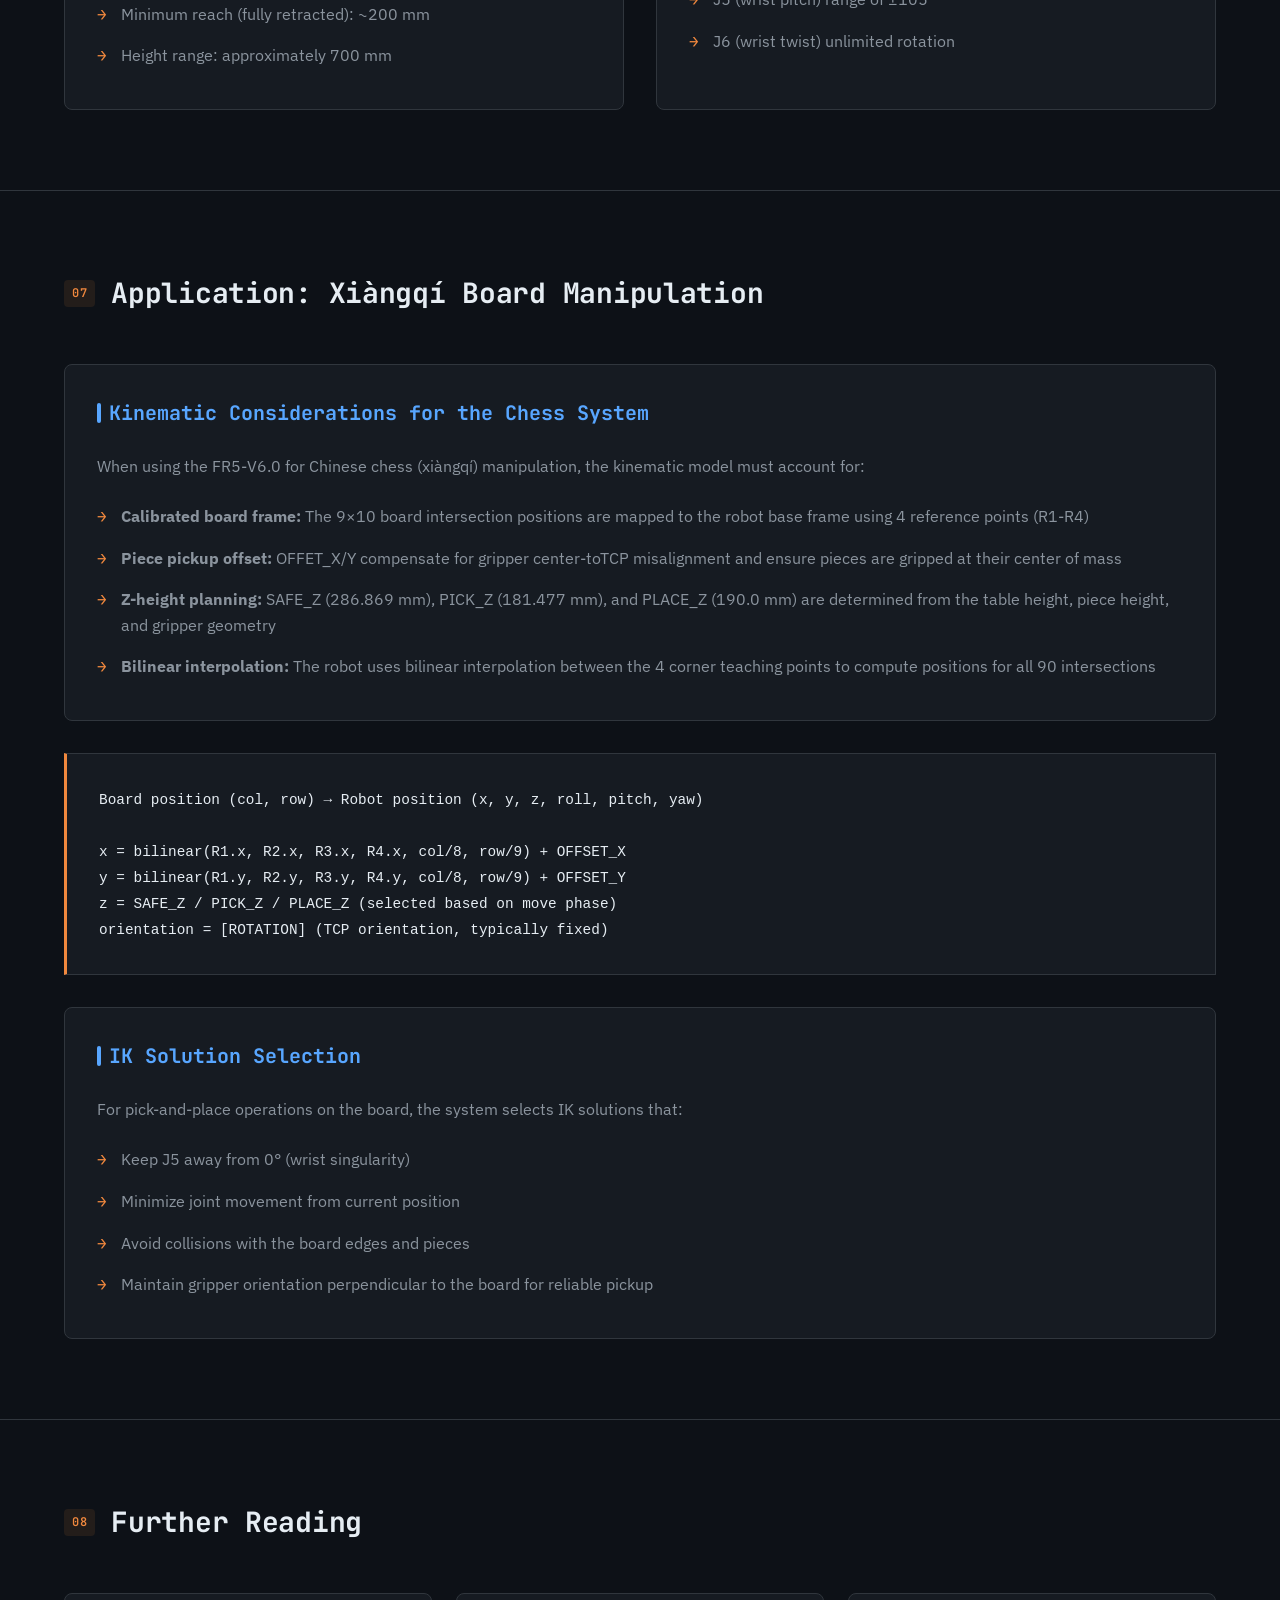
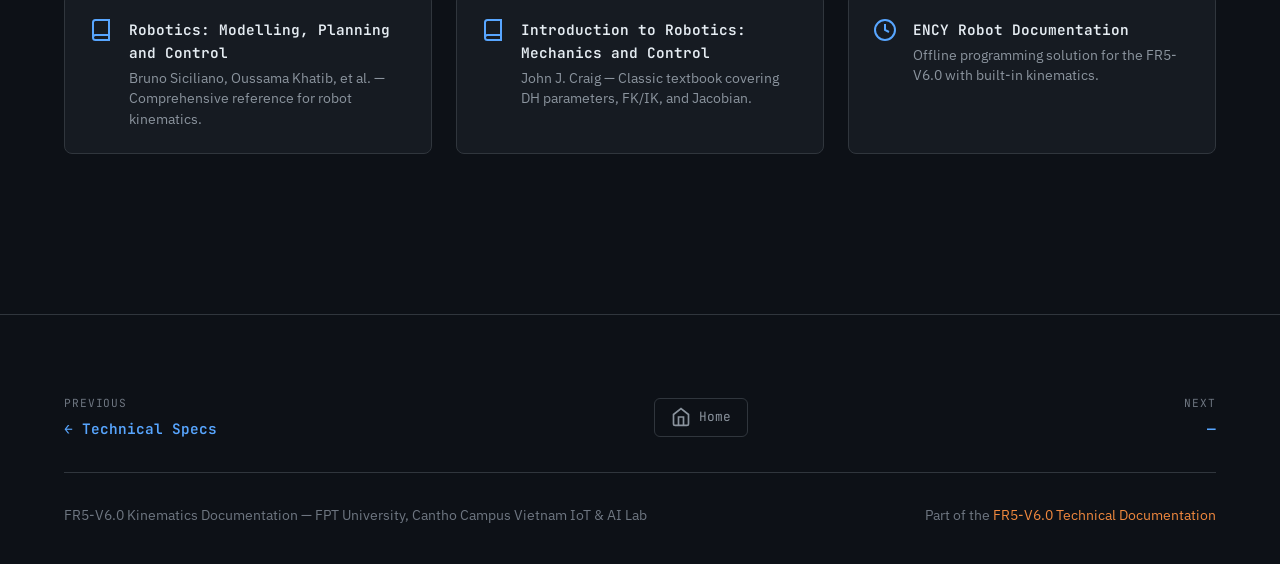
<file: kinematics.html>
<!DOCTYPE html>
<html lang="en">
<head>
  <meta charset="UTF-8">
  <meta name="viewport" content="width=device-width, initial-scale=1.0">
  <title>Forward & Inverse Kinematics | FR5-V6.0</title>
  <meta name="description" content="Technical explanation of forward and inverse kinematics for 6-axis robotic arms, with specific reference to the FR5-V6.0 manipulator.">
  <link rel="stylesheet" href="assets/css/styles.css">
</head>
<body>
  <header class="site-header">
    <div class="header-inner">
      <a href="index.html" class="logo">
        <span class="logo-mark">FR</span>
        <span>FR5V6 Documentation</span>
      </a>
      <nav class="nav-primary">
        <a href="index.html" class="nav-link">Technical Specs</a>
        <a href="kinematics.html" class="nav-link active">Kinematics</a>
      </nav>
      <span class="page-indicator">
        <span class="page-current">02</span>
        <span class="page-sep">/</span>
        <span class="page-total">02</span>
      </span>
    </div>
  </header>

  <main>
    <section class="hero kinematics-hero">
      <div class="container">
        <div class="hero-content">
          <span class="hero-eyebrow">Kinematics Theory</span>
          <h1 class="hero-title">
            Forward & <span class="accent">Inverse</span><br>
            Kinematics
          </h1>
          <p class="hero-subtitle">
            Understanding how joint angles translate to end-effector pose (FK) 
            and how to compute the required joint angles for a desired position 
            and orientation (IK) in the FR5-V6.0 6-axis manipulator.
          </p>
        </div>
      </div>
    </section>

    <section class="section">
      <div class="container">
        <div class="section-header">
          <span class="section-number">01</span>
          <h2 class="section-title">Coordinate Frames & Denavit-Hartenberg Parameters</h2>
        </div>
        
        <p style="color: var(--text-secondary); margin-bottom: 32px; max-width: 800px;">
          The Denavit-Hartenberg (DH) convention provides a systematic method to attach coordinate 
          frames to each joint of a robot manipulator. For the FR5-V6.0 with 6 revolute joints, 
          we define four parameters for each link: joint angle θ, link offset d, link length a, 
          and joint twist α.
        </p>
        
        <div class="diagram-container">
          <img src="assets/images/kinematics/coordinate_frames.png" alt="Coordinate frames diagram" style="max-width: 100%; border-radius: 4px;">
          <p class="diagram-caption">Figure 1: 6-DOF arm with coordinate frames attached at each joint per DH convention</p>
        </div>
        
        <div class="concept-grid">
          <div class="concept-section">
            <h3>θ (theta) — Joint Angle</h3>
            <p>
              Rotation angle about the z-axis of the previous frame, measured from 
              the x-axis of the previous frame to the x-axis of the current frame. 
              This is the variable that changes when the joint rotates.
            </p>
            <p>
              For revolute joints (all joints in FR5-V6.0), θ is the joint variable.
            </p>
          </div>
          <div class="concept-section">
            <h3>d — Link Offset</h3>
            <p>
              The offset along the z-axis of the previous frame between the origin 
              of the previous frame and the intersection of the z-axis with the 
              x-axis of the current frame.
            </p>
            <p>
              This parameter is constant for revolute joints.
            </p>
          </div>
        </div>
        
        <div class="concept-grid" style="margin-top: 24px;">
          <div class="concept-section">
            <h3>a — Link Length</h3>
            <p>
              The perpendicular distance from the z-axis of the previous frame 
              to the origin of the current frame. This is the "reach" of each link.
            </p>
          </div>
          <div class="concept-section">
            <h3>α (alpha) — Link Twist</h3>
            <p>
              The rotation angle about the x-axis of the current frame, rotating 
              from the z-axis of the previous frame to the z-axis of the current frame.
            </p>
          </div>
        </div>
      </div>
    </section>

    <section class="section">
      <div class="container">
        <div class="section-header">
          <span class="section-number">02</span>
          <h2 class="section-title">FR5-V6.0 DH Parameters</h2>
        </div>
        
        <div class="diagram-container">
          <img src="assets/images/kinematics/dh_table_visual.png" alt="DH table visualization" style="max-width: 100%; border-radius: 4px;">
          <p class="diagram-caption">Figure 2: Visual representation of DH parameter relationships</p>
        </div>
        
        <div class="dh-table-wrapper">
          <table class="dh-table">
            <thead>
              <tr>
                <th>Joint i</th>
                <th>θᵢ (°)</th>
                <th>dᵢ (mm)</th>
                <th>aᵢ (mm)</th>
                <th>αᵢ (°)</th>
                <th>Joint Range</th>
              </tr>
            </thead>
            <tbody>
              <tr>
                <td>1</td>
                <td>θ₁</td>
                <td>168</td>
                <td>0</td>
                <td>0</td>
                <td>±175°</td>
              </tr>
              <tr>
                <td>2</td>
                <td>θ₂ − 90</td>
                <td>0</td>
                <td>260</td>
                <td>+90</td>
                <td>±130°</td>
              </tr>
              <tr>
                <td>3</td>
                <td>θ₃</td>
                <td>0</td>
                <td>260</td>
                <td>0</td>
                <td>±135°</td>
              </tr>
              <tr>
                <td>4</td>
                <td>θ₄</td>
                <td>105</td>
                <td>0</td>
                <td>+90</td>
                <td>±175°</td>
              </tr>
              <tr>
                <td>5</td>
                <td>θ₅</td>
                <td>0</td>
                <td>0</td>
                <td>−90</td>
                <td>±105°</td>
              </tr>
              <tr>
                <td>6</td>
                <td>θ₆</td>
                <td>105</td>
                <td>0</td>
                <td>0</td>
                <td>±360°</td>
              </tr>
            </tbody>
          </table>
        </div>
        
        <div class="equation-block">
          <code>
            Link 1: d₁ = 168 mm (base height from mounting surface to J2)<br>
            Link 2: a₂ = 260 mm (upper arm length)<br>
            Link 3: a₃ = 260 mm (forearm length)<br>
            Link 4: d₄ = 105 mm (wrist offset)<br>
            Link 6: d₆ = 105 mm (flange to tool center point)
          </code>
        </div>
      </div>
    </section>

    <section class="section">
      <div class="container">
        <div class="section-header">
          <span class="section-number">03</span>
          <h2 class="section-title">Forward Kinematics (FK)</h2>
        </div>
        
        <div class="concept-section" style="margin-bottom: 32px;">
          <h3>What is Forward Kinematics?</h3>
          <p>
            Forward kinematics computes the position and orientation of the robot's end-effector 
            given the joint angles. For a 6-axis robot like the FR5-V6.0, this means 
            calculating a 4×4 homogeneous transformation matrix that represents the 
            pose of the tool flange relative to the base frame.
          </p>
          <p>
            The transformation matrix combines the effects of all six joint rotations:
          </p>
        </div>
        
        <div class="diagram-container">
          <img src="assets/images/kinematics/forward_kinematics_chain.png" alt="Forward kinematics chain" style="max-width: 100%; border-radius: 4px;">
          <p class="diagram-caption">Figure 3: How joint angles propagate through the kinematic chain to produce end-effector pose</p>
        </div>
        
        <div class="equation-block">
          <code>
            T⁰₆ = T⁰₁(θ₁) × T¹₂(θ₂) × T²₃(θ₃) × T³₄(θ₄) × T⁴₅(θ₅) × T⁵₆(θ₆)
          </code>
        </div>
        
        <div class="concept-grid">
          <div class="concept-section">
            <h3>Homogeneous Transform</h3>
            <p>
              Each link transformation Tⁱ⁻¹ᵢ is a 4×4 matrix combining rotation 
              about z (by θᵢ) and translation:
            </p>
            <ul>
              <li>Rotation: cos(θᵢ) and sin(θᵢ)</li>
              <li>Translation along z: dᵢ</li>
              <li>Translation along x: aᵢ</li>
              <li>Twist about x: αᵢ</li>
            </ul>
          </div>
          <div class="concept-section">
            <h3>Why FK Matters</h3>
            <p>
              Forward kinematics is essential for:
            </p>
            <ul>
              <li>Validating joint positions against sensor data</li>
              <li>Converting robot coordinates to world coordinates</li>
              <li>Visualization and simulation of robot configuration</li>
              <li>Path planning in task space coordinates</li>
            </ul>
          </div>
        </div>
      </div>
    </section>

    <section class="section">
      <div class="container">
        <div class="section-header">
          <span class="section-number">04</span>
          <h2 class="section-title">Inverse Kinematics (IK)</h2>
        </div>
        
        <div class="concept-section" style="margin-bottom: 32px;">
          <h3>What is Inverse Kinematics?</h3>
          <p>
            Inverse kinematics solves the inverse problem: given a desired end-effector 
            pose (position + orientation), compute the joint angles that achieve it. 
            This is fundamental to robot programming — you specify where you want the 
            tool to go, and IK tells you how to position each joint.
          </p>
          <p>
            Unlike FK, IK typically has multiple (up to 8 for a 6R robot) or no solutions. 
            The FR5-V6.0 uses a geometric IK solver that handles the 6 revolute joints.
          </p>
        </div>
        
        <div class="diagram-container">
          <img src="assets/images/kinematics/inverse_kinematics_solution.png" alt="Inverse kinematics solution" style="max-width: 100%; border-radius: 4px;">
          <p class="diagram-caption">Figure 4: Geometric interpretation showing elbow-up and elbow-down IK configurations</p>
        </div>
        
        <div class="concept-grid">
          <div class="concept-section">
            <h3>Geometric Approach</h3>
            <p>
              The FR5-V6.0's kinematic structure can be analyzed geometrically:
            </p>
            <ul>
              <li>J1 rotation positions the arm azimuthally</li>
              <li>J2 and J3 form a 2-link planar arm for reach and height</li>
              <li>J4, J5, J6 orient the tool ( wrist rotation, pitch, flip)</li>
            </ul>
          </div>
          <div class="concept-section">
            <h3>Typical Solution Steps</h3>
            <ul>
              <li>Compute wrist position from desired pose</li>
              <li>Solve J1 for wrist azimuth</li>
              <li>Solve J2 and J3 using law of cosines</li>
              <li>Compute J4, J5, J6 from wrist orientation</li>
            </ul>
          </div>
        </div>
        
        <div class="equation-block">
          <code>
            Given: desired position P and orientation R (3×3 rotation matrix)<br>
            <br>
            1. P_wrist = P − d₆ × R × [0, 0, 1]ᵀ     (subtract tool length)<br>
            2. J1 = atan2(P_wrist.y, P_wrist.x)    (wrist azimuth)<br>
            3. Solve for J2, J3 using geometric relations<br>
            4. Compute wrist orientation → J4, J5, J6
          </code>
        </div>
        
        <div class="concept-grid" style="margin-top: 24px;">
          <div class="concept-section">
            <h3>Multiple Solutions</h3>
            <p>
              The 2-link planar arm has two configurations for the same wrist position:
            </p>
            <ul>
              <li><strong>Elbow-up:</strong> J3 bends toward ceiling, more clearance</li>
              <li><strong>Elbow-down:</strong> J3 bends toward floor, more stable</li>
            </ul>
            <p>
              The robot controller typically selects based on joint proximity to 
              current configuration (minimum movement) or singularity avoidance.
            </p>
          </div>
          <div class="concept-section">
            <h3>Singularities</h3>
            <p>
              At certain configurations, the Jacobian matrix loses rank, causing:
            </p>
            <ul>
              <li>Infinite solutions in some directions</li>
              <li>Joint speeds approaching infinity near singularities</li>
              <li>Loss of dexterity in certain orientations</li>
            </ul>
            <p>
              FR5-V6.0 singularities occur near fully extended arm and when 
              J5 (wrist pitch) approaches zero.
            </p>
          </div>
        </div>
      </div>
    </section>

    <section class="section">
      <div class="container">
        <div class="section-header">
          <span class="section-number">05</span>
          <h2 class="section-title">The Jacobian Matrix</h2>
        </div>
        
        <div class="diagram-container">
          <img src="assets/images/kinematics/jacobian_matrix.png" alt="Jacobian matrix" style="max-width: 100%; border-radius: 4px;">
          <p class="diagram-caption">Figure 5: The 6×6 Jacobian matrix mapping joint velocities to end-effector linear and angular velocities</p>
        </div>
        
        <div class="concept-section">
          <h3>Velocity Relationships</h3>
          <p>
            The Jacobian matrix J maps joint velocities to end-effector velocities:
          </p>
          <div class="equation-block">
            <code>
              v = J(q) × q̇<br>
              <br>
              Where:<br>
              v = [vx, vy, vz, ωx, ωy, ωz]ᵀ  (linear + angular velocity)<br>
              q̇ = [θ̇₁, θ̇₂, θ̇₃, θ̇₄, θ̇₅, θ̇₆]ᵀ  (joint velocities)
            </code>
          </div>
          <p>
            The Jacobian is used for:
          </p>
          <ul>
            <li>Velocity control and trajectory tracking</li>
            <li>Identifying singularities (det(J) = 0)</li>
            <li>Force control (transpose Jacobian)</li>
            <li>Manipulability analysis</li>
          </ul>
        </div>
      </div>
    </section>

    <section class="section">
      <div class="container">
        <div class="section-header">
          <span class="section-number">06</span>
          <h2 class="section-title">Workspace Analysis</h2>
        </div>
        
        <!-- Figure 6: Workspace cross-section image placeholder -->
        
        <div class="concept-grid">
          <div class="concept-section">
            <h3>Reachable Workspace</h3>
            <p>
              The set of all points the end-effector can reach. For FR5-V6.0:
            </p>
            <ul>
              <li>Maximum reach radius: 922 mm</li>
              <li>Minimum reach (fully retracted): ~200 mm</li>
              <li>Height range: approximately 700 mm</li>
            </ul>
          </div>
          <div class="concept-section">
            <h3>Dexterous Workspace</h3>
            <p>
              Points where the robot can approach from all orientations. 
              This is smaller than the reachable workspace and depends on:
            </p>
            <ul>
              <li>J5 (wrist pitch) range of ±105°</li>
              <li>J6 (wrist twist) unlimited rotation</li>
            </ul>
          </div>
        </div>
      </div>
    </section>

    <section class="section">
      <div class="container">
        <div class="section-header">
          <span class="section-number">07</span>
          <h2 class="section-title">Application: Xiàngqí Board Manipulation</h2>
        </div>
        
        <div class="concept-section">
          <h3>Kinematic Considerations for the Chess System</h3>
          <p>
            When using the FR5-V6.0 for Chinese chess (xiàngqí) manipulation, 
            the kinematic model must account for:
          </p>
          <ul>
            <li>
              <strong>Calibrated board frame:</strong> The 9×10 board intersection 
              positions are mapped to the robot base frame using 4 reference points (R1-R4)
            </li>
            <li>
              <strong>Piece pickup offset:</strong> OFFET_X/Y compensate for gripper 
              center-toTCP misalignment and ensure pieces are gripped at their center of mass
            </li>
            <li>
              <strong>Z-height planning:</strong> SAFE_Z (286.869 mm), PICK_Z (181.477 mm), 
              and PLACE_Z (190.0 mm) are determined from the table height, piece height, 
              and gripper geometry
            </li>
            <li>
              <strong>Bilinear interpolation:</strong> The robot uses bilinear interpolation 
              between the 4 corner teaching points to compute positions for all 90 intersections
            </li>
          </ul>
        </div>
        
        <div class="equation-block">
          <code>
            Board position (col, row) → Robot position (x, y, z, roll, pitch, yaw)<br>
            <br>
            x = bilinear(R1.x, R2.x, R3.x, R4.x, col/8, row/9) + OFFSET_X<br>
            y = bilinear(R1.y, R2.y, R3.y, R4.y, col/8, row/9) + OFFSET_Y<br>
            z = SAFE_Z / PICK_Z / PLACE_Z  (selected based on move phase)<br>
            orientation = [ROTATION]  (TCP orientation, typically fixed)
          </code>
        </div>
        
        <div class="concept-section" style="margin-top: 24px;">
          <h3>IK Solution Selection</h3>
          <p>
            For pick-and-place operations on the board, the system selects IK solutions that:
          </p>
          <ul>
            <li>Keep J5 away from 0° (wrist singularity)</li>
            <li>Minimize joint movement from current position</li>
            <li>Avoid collisions with the board edges and pieces</li>
            <li>Maintain gripper orientation perpendicular to the board for reliable pickup</li>
          </ul>
        </div>
      </div>
    </section>

    <section class="section">
      <div class="container">
        <div class="section-header">
          <span class="section-number">08</span>
          <h2 class="section-title">Further Reading</h2>
        </div>
        
        <div class="features-grid">
          <div class="feature-item">
            <svg class="feature-icon" viewBox="0 0 24 24" fill="none" stroke="currentColor" stroke-width="2">
              <path d="M4 19.5A2.5 2.5 0 0 1 6.5 17H20"/>
              <path d="M6.5 2H20v20H6.5A2.5 2.5 0 0 1 4 19.5v-15A2.5 2.5 0 0 1 6.5 2z"/>
            </svg>
            <div class="feature-content">
              <h4>Robotics: Modelling, Planning and Control</h4>
              <p>Bruno Siciliano, Oussama Khatib, et al. — Comprehensive reference for robot kinematics.</p>
            </div>
          </div>
          <div class="feature-item">
            <svg class="feature-icon" viewBox="0 0 24 24" fill="none" stroke="currentColor" stroke-width="2">
              <path d="M4 19.5A2.5 2.5 0 0 1 6.5 17H20"/>
              <path d="M6.5 2H20v20H6.5A2.5 2.5 0 0 1 4 19.5v-15A2.5 2.5 0 0 1 6.5 2z"/>
            </svg>
            <div class="feature-content">
              <h4>Introduction to Robotics: Mechanics and Control</h4>
              <p>John J. Craig — Classic textbook covering DH parameters, FK/IK, and Jacobian.</p>
            </div>
          </div>
          <div class="feature-item">
            <svg class="feature-icon" viewBox="0 0 24 24" fill="none" stroke="currentColor" stroke-width="2">
              <circle cx="12" cy="12" r="10"/>
              <path d="M12 6v6l4 2"/>
            </svg>
            <div class="feature-content">
              <h4>ENCY Robot Documentation</h4>
              <p>Offline programming solution for the FR5-V6.0 with built-in kinematics.</p>
            </div>
          </div>
        </div>
      </div>
    </section>
  </main>

  <footer class="site-footer">
    <div class="container">
      <div class="footer-nav">
        <div class="footer-nav-prev">
          <span class="footer-nav-label">Previous</span>
          <a href="index.html" class="footer-nav-title">← Technical Specs</a>
        </div>
        <div class="footer-nav-home">
          <a href="index.html" class="footer-home-link">
            <svg width="20" height="20" viewBox="0 0 24 24" fill="none" stroke="currentColor" stroke-width="2">
              <path d="M3 9l9-7 9 7v11a2 2 0 0 1-2 2H5a2 2 0 0 1-2-2z"/>
              <polyline points="9 22 9 12 15 12 15 22"/>
            </svg>
            Home
          </a>
        </div>
        <div class="footer-nav-next">
          <span class="footer-nav-label">Next</span>
          <span class="footer-nav-title">—</span>
        </div>
      </div>
      <div class="footer-content">
        <p class="footer-text">
          FR5-V6.0 Kinematics Documentation — FPT University, Cantho Campus Vietnam IoT & AI Lab
        </p>
        <p class="footer-text">
          Part of the <a href="index.html">FR5-V6.0 Technical Documentation</a>
        </p>
      </div>
    </div>
  </footer>
</body>
</html>
</file>
<file: assets/css/styles.css>
@import url('https://fonts.googleapis.com/css2?family=IBM+Plex+Sans:wght@400;500;600;700&family=JetBrains+Mono:wght@400;500;600;700&display=swap');

:root {
  --primary-bg: #0D1117;
  --secondary-bg: #161B22;
  --tertiary-bg: #21262D;
  --border: #30363D;
  --border-light: #3D444D;
  --accent-amber: #F0883E;
  --accent-amber-dim: #B86B2E;
  --accent-cyan: #58A6FF;
  --accent-green: #3FB950;
  --accent-red: #F85149;
  --text-primary: #E6EDF3;
  --text-secondary: #8B949E;
  --text-muted: #6E7681;
  
  --font-display: 'JetBrains Mono', monospace;
  --font-body: 'IBM Plex Sans', sans-serif;
  
  --spacing-xs: 4px;
  --spacing-sm: 8px;
  --spacing-md: 16px;
  --spacing-lg: 24px;
  --spacing-xl: 32px;
  --spacing-2xl: 48px;
  --spacing-3xl: 64px;
  --spacing-section: 80px;
}

* {
  margin: 0;
  padding: 0;
  box-sizing: border-box;
}

html {
  scroll-behavior: smooth;
}

body {
  font-family: var(--font-body);
  background-color: var(--primary-bg);
  color: var(--text-primary);
  line-height: 1.6;
  min-height: 100vh;
}

::selection {
  background-color: var(--accent-amber);
  color: var(--primary-bg);
}

::-webkit-scrollbar {
  width: 8px;
  height: 8px;
}

::-webkit-scrollbar-track {
  background: var(--secondary-bg);
}

::-webkit-scrollbar-thumb {
  background: var(--border-light);
  border-radius: 4px;
}

::-webkit-scrollbar-thumb:hover {
  background: var(--text-muted);
}

.container {
  max-width: 1200px;
  margin: 0 auto;
  padding: 0 var(--spacing-lg);
}

/* Header */
.site-header {
  position: fixed;
  top: 0;
  left: 0;
  right: 0;
  z-index: 100;
  background: rgba(13, 17, 23, 0.92);
  backdrop-filter: blur(12px);
  border-bottom: 1px solid var(--border);
}

.header-inner {
  display: flex;
  align-items: center;
  justify-content: space-between;
  height: 64px;
  max-width: 1400px;
  margin: 0 auto;
  padding: 0 var(--spacing-lg);
}

.logo {
  font-family: var(--font-display);
  font-weight: 700;
  font-size: 1.1rem;
  color: var(--text-primary);
  text-decoration: none;
  display: flex;
  align-items: center;
  gap: var(--spacing-sm);
}

.logo-mark {
  width: 32px;
  height: 32px;
  background: linear-gradient(135deg, var(--accent-amber), var(--accent-amber-dim));
  border-radius: 6px;
  display: flex;
  align-items: center;
  justify-content: center;
  font-weight: 700;
  font-size: 0.875rem;
}

.nav-primary {
  display: flex;
  gap: var(--spacing-xs);
}

.nav-link {
  font-family: var(--font-display);
  font-size: 0.8rem;
  font-weight: 500;
  color: var(--text-secondary);
  text-decoration: none;
  padding: var(--spacing-sm) var(--spacing-md);
  border-radius: 6px;
  transition: all 0.2s ease;
  letter-spacing: 0.02em;
}

.nav-link:hover {
  color: var(--text-primary);
  background: var(--tertiary-bg);
}

.nav-link.active {
  color: var(--accent-amber);
  background: rgba(240, 136, 62, 0.1);
}

/* Hero Section */
.hero {
  padding: calc(64px + var(--spacing-section)) 0 var(--spacing-section);
  position: relative;
  overflow: hidden;
}

.hero::before {
  content: '';
  position: absolute;
  top: 0;
  left: 0;
  right: 0;
  bottom: 0;
  background: 
    radial-gradient(ellipse 80% 50% at 50% -20%, rgba(240, 136, 62, 0.15), transparent),
    radial-gradient(ellipse 60% 40% at 80% 60%, rgba(88, 166, 255, 0.08), transparent);
  pointer-events: none;
}

.hero-content {
  position: relative;
  z-index: 1;
}

.hero-eyebrow {
  font-family: var(--font-display);
  font-size: 0.75rem;
  font-weight: 500;
  color: var(--accent-amber);
  letter-spacing: 0.1em;
  text-transform: uppercase;
  margin-bottom: var(--spacing-md);
}

.hero-title {
  font-family: var(--font-display);
  font-size: clamp(2rem, 5vw, 3.5rem);
  font-weight: 700;
  line-height: 1.1;
  margin-bottom: var(--spacing-lg);
  letter-spacing: -0.02em;
}

.hero-title .accent {
  color: var(--accent-amber);
}

.hero-subtitle {
  font-size: 1.125rem;
  color: var(--text-secondary);
  max-width: 600px;
  margin-bottom: var(--spacing-xl);
}

.hero-meta {
  display: flex;
  flex-wrap: wrap;
  gap: var(--spacing-lg);
  padding: var(--spacing-lg) 0;
  border-top: 1px solid var(--border);
  border-bottom: 1px solid var(--border);
}

.meta-item {
  display: flex;
  flex-direction: column;
  gap: var(--spacing-xs);
}

.meta-label {
  font-family: var(--font-display);
  font-size: 0.7rem;
  color: var(--text-muted);
  letter-spacing: 0.08em;
  text-transform: uppercase;
}

.meta-value {
  font-family: var(--font-display);
  font-size: 1rem;
  font-weight: 600;
  color: var(--text-primary);
}

.meta-value.large {
  font-size: 1.5rem;
}

/* Specs Grid */
.section {
  padding: var(--spacing-section) 0;
}

.section + .section {
  border-top: 1px solid var(--border);
}

.section-header {
  display: flex;
  align-items: center;
  gap: var(--spacing-md);
  margin-bottom: var(--spacing-2xl);
}

.section-number {
  font-family: var(--font-display);
  font-size: 0.75rem;
  font-weight: 600;
  color: var(--accent-amber);
  background: rgba(240, 136, 62, 0.1);
  padding: var(--spacing-xs) var(--spacing-sm);
  border-radius: 4px;
  letter-spacing: 0.05em;
}

.section-title {
  font-family: var(--font-display);
  font-size: 1.75rem;
  font-weight: 700;
  letter-spacing: -0.01em;
}

/* Specs Table */
.specs-table-wrapper {
  overflow-x: auto;
  border: 1px solid var(--border);
  border-radius: 8px;
}

.specs-table {
  width: 100%;
  border-collapse: collapse;
  font-size: 0.9rem;
}

.specs-table th,
.specs-table td {
  padding: var(--spacing-md) var(--spacing-lg);
  text-align: left;
  border-bottom: 1px solid var(--border);
}

.specs-table th {
  font-family: var(--font-display);
  font-size: 0.75rem;
  font-weight: 600;
  color: var(--text-muted);
  letter-spacing: 0.05em;
  text-transform: uppercase;
  background: var(--secondary-bg);
}

.specs-table tr:last-child td {
  border-bottom: none;
}

.specs-table tr:hover td {
  background: rgba(88, 166, 255, 0.03);
}

.specs-table .spec-name {
  color: var(--text-secondary);
  font-weight: 500;
}

.specs-table .spec-value {
  font-family: var(--font-display);
  font-weight: 600;
  color: var(--text-primary);
}

.specs-table .spec-value.highlight {
  color: var(--accent-amber);
}

/* Spec Cards Grid */
.specs-grid {
  display: grid;
  grid-template-columns: repeat(auto-fit, minmax(280px, 1fr));
  gap: var(--spacing-lg);
}

.spec-card {
  background: var(--secondary-bg);
  border: 1px solid var(--border);
  border-radius: 8px;
  padding: var(--spacing-xl);
  transition: all 0.25s ease;
}

.spec-card:hover {
  border-color: var(--border-light);
  transform: translateY(-2px);
}

.spec-card-header {
  display: flex;
  align-items: center;
  gap: var(--spacing-md);
  margin-bottom: var(--spacing-lg);
}

.spec-card-icon {
  width: 40px;
  height: 40px;
  background: rgba(240, 136, 62, 0.1);
  border-radius: 8px;
  display: flex;
  align-items: center;
  justify-content: center;
  color: var(--accent-amber);
  font-family: var(--font-display);
  font-weight: 700;
}

.spec-card-title {
  font-family: var(--font-display);
  font-size: 0.8rem;
  font-weight: 600;
  color: var(--text-secondary);
  letter-spacing: 0.05em;
  text-transform: uppercase;
}

.spec-card-value {
  font-family: var(--font-display);
  font-size: 2rem;
  font-weight: 700;
  color: var(--text-primary);
  line-height: 1;
  margin-bottom: var(--spacing-sm);
}

.spec-card-unit {
  font-size: 0.875rem;
  color: var(--text-muted);
  font-weight: 400;
}

.spec-card-detail {
  font-size: 0.85rem;
  color: var(--text-secondary);
}

/* Diagram Container */
.diagram-container {
  background: var(--secondary-bg);
  border: 1px solid var(--border);
  border-radius: 8px;
  padding: var(--spacing-xl);
  margin: var(--spacing-xl) 0;
  text-align: center;
}

.diagram-placeholder {
  background: 
    linear-gradient(90deg, var(--border) 1px, transparent 1px),
    linear-gradient(var(--border) 1px, transparent 1px);
  background-size: 20px 20px;
  border-radius: 4px;
  min-height: 300px;
  display: flex;
  align-items: center;
  justify-content: center;
  color: var(--text-muted);
  font-family: var(--font-display);
  font-size: 0.8rem;
}

.diagram-caption {
  margin-top: var(--spacing-md);
  font-size: 0.8rem;
  color: var(--text-muted);
  font-style: italic;
}

/* Joint Visualization */
.joints-visual {
  display: flex;
  justify-content: space-between;
  align-items: flex-end;
  padding: var(--spacing-xl);
  background: var(--secondary-bg);
  border: 1px solid var(--border);
  border-radius: 8px;
  margin: var(--spacing-xl) 0;
  overflow-x: auto;
}

.joint-item {
  display: flex;
  flex-direction: column;
  align-items: center;
  gap: var(--spacing-sm);
  min-width: 80px;
}

.joint-marker {
  width: 60px;
  height: 60px;
  border: 2px solid var(--accent-amber);
  border-radius: 50%;
  display: flex;
  align-items: center;
  justify-content: center;
  font-family: var(--font-display);
  font-weight: 700;
  font-size: 1rem;
  color: var(--accent-amber);
  position: relative;
}

.joint-marker::after {
  content: '';
  position: absolute;
  bottom: -20px;
  left: 50%;
  transform: translateX(-50%);
  width: 2px;
  height: 20px;
  background: var(--border-light);
}

.joint-label {
  font-family: var(--font-display);
  font-size: 0.75rem;
  font-weight: 600;
  color: var(--text-secondary);
  letter-spacing: 0.05em;
}

.joint-range {
  font-size: 0.7rem;
  color: var(--text-muted);
}

/* Features List */
.features-grid {
  display: grid;
  grid-template-columns: repeat(auto-fit, minmax(300px, 1fr));
  gap: var(--spacing-lg);
}

.feature-item {
  display: flex;
  gap: var(--spacing-md);
  padding: var(--spacing-lg);
  background: var(--secondary-bg);
  border: 1px solid var(--border);
  border-radius: 8px;
}

.feature-icon {
  width: 24px;
  height: 24px;
  color: var(--accent-cyan);
  flex-shrink: 0;
}

.feature-content h4 {
  font-family: var(--font-display);
  font-size: 0.9rem;
  font-weight: 600;
  margin-bottom: var(--spacing-xs);
}

.feature-content p {
  font-size: 0.85rem;
  color: var(--text-secondary);
  line-height: 1.5;
}

/* Safety Badges */
.safety-badges {
  display: flex;
  flex-wrap: wrap;
  gap: var(--spacing-sm);
  margin: var(--spacing-lg) 0;
}

.safety-badge {
  font-family: var(--font-display);
  font-size: 0.75rem;
  font-weight: 600;
  padding: var(--spacing-xs) var(--spacing-md);
  background: rgba(63, 185, 80, 0.1);
  color: var(--accent-green);
  border: 1px solid rgba(63, 185, 80, 0.3);
  border-radius: 4px;
  letter-spacing: 0.03em;
}

/* Communication Interfaces */
.interface-list {
  display: flex;
  flex-wrap: wrap;
  gap: var(--spacing-md);
  margin: var(--spacing-lg) 0;
}

.interface-tag {
  font-family: var(--font-display);
  font-size: 0.8rem;
  font-weight: 500;
  padding: var(--spacing-sm) var(--spacing-md);
  background: var(--tertiary-bg);
  border: 1px solid var(--border);
  border-radius: 4px;
  color: var(--text-secondary);
}

.interface-tag.optional {
  border-style: dashed;
  color: var(--text-muted);
}

/* Page: Kinematics */
.kinematics-hero {
  background: 
    linear-gradient(180deg, var(--primary-bg) 0%, var(--secondary-bg) 100%);
}

.equation-block {
  background: var(--secondary-bg);
  border: 1px solid var(--border);
  border-left: 3px solid var(--accent-amber);
  padding: var(--spacing-xl);
  margin: var(--spacing-xl) 0;
  font-family: var(--font-display);
  overflow-x: auto;
}

.equation-block code {
  font-size: 0.9rem;
  color: var(--text-primary);
}

.concept-grid {
  display: grid;
  grid-template-columns: repeat(auto-fit, minmax(400px, 1fr));
  gap: var(--spacing-xl);
}

.concept-section {
  padding: var(--spacing-xl);
  background: var(--secondary-bg);
  border: 1px solid var(--border);
  border-radius: 8px;
}

.concept-section h3 {
  font-family: var(--font-display);
  font-size: 1.25rem;
  font-weight: 700;
  color: var(--accent-cyan);
  margin-bottom: var(--spacing-lg);
  display: flex;
  align-items: center;
  gap: var(--spacing-sm);
}

.concept-section h3::before {
  content: '';
  width: 4px;
  height: 20px;
  background: var(--accent-cyan);
  border-radius: 2px;
}

.concept-section p {
  color: var(--text-secondary);
  margin-bottom: var(--spacing-md);
  line-height: 1.7;
}

.concept-section ul {
  list-style: none;
  padding: 0;
}

.concept-section li {
  padding: var(--spacing-sm) 0;
  padding-left: var(--spacing-lg);
  position: relative;
  color: var(--text-secondary);
}

.concept-section li::before {
  content: '→';
  position: absolute;
  left: 0;
  color: var(--accent-amber);
  font-family: var(--font-display);
}

/* DH Table */
.dh-table-wrapper {
  overflow-x: auto;
  margin: var(--spacing-xl) 0;
}

.dh-table {
  width: 100%;
  border-collapse: collapse;
  font-family: var(--font-display);
  font-size: 0.85rem;
}

.dh-table th,
.dh-table td {
  padding: var(--spacing-md);
  text-align: center;
  border: 1px solid var(--border);
}

.dh-table th {
  background: var(--tertiary-bg);
  color: var(--accent-amber);
  font-weight: 600;
  letter-spacing: 0.05em;
}

.dh-table td {
  color: var(--text-primary);
}

.dh-table tr:hover td {
  background: rgba(88, 166, 255, 0.05);
}

/* Footer */
.site-footer {
  padding: var(--spacing-2xl) 0;
  border-top: 1px solid var(--border);
  margin-top: var(--spacing-section);
}

.footer-content {
  display: flex;
  justify-content: space-between;
  align-items: center;
  flex-wrap: wrap;
  gap: var(--spacing-md);
}

.footer-text {
  font-size: 0.85rem;
  color: var(--text-muted);
}

.footer-text a {
  color: var(--accent-amber);
  text-decoration: none;
}

.footer-text a:hover {
  text-decoration: underline;
}

.page-indicator {
  font-family: var(--font-display);
  font-size: 0.75rem;
  color: var(--text-muted);
  display: flex;
  align-items: center;
  gap: 2px;
  margin-left: var(--spacing-lg);
  padding-left: var(--spacing-lg);
  border-left: 1px solid var(--border);
}

.page-current {
  color: var(--accent-amber);
  font-weight: 600;
}

.page-sep {
  color: var(--border-light);
}

/* Footer Navigation */
.footer-nav {
  display: flex;
  justify-content: space-between;
  align-items: center;
  padding: var(--spacing-xl) 0;
  margin-bottom: var(--spacing-xl);
  border-bottom: 1px solid var(--border);
}

.footer-nav-prev,
.footer-nav-next {
  display: flex;
  flex-direction: column;
  gap: var(--spacing-xs);
  max-width: 200px;
}

.footer-nav-next {
  text-align: right;
}

.footer-nav-home {
  flex-shrink: 0;
}

.footer-home-link {
  display: flex;
  align-items: center;
  gap: var(--spacing-sm);
  font-family: var(--font-display);
  font-size: 0.8rem;
  color: var(--text-secondary);
  text-decoration: none;
  padding: var(--spacing-sm) var(--spacing-md);
  border: 1px solid var(--border);
  border-radius: 6px;
  transition: all 0.2s ease;
}

.footer-home-link:hover {
  color: var(--text-primary);
  border-color: var(--accent-amber);
  background: rgba(240, 136, 62, 0.05);
}

.footer-nav-label {
  font-family: var(--font-display);
  font-size: 0.7rem;
  color: var(--text-muted);
  letter-spacing: 0.08em;
  text-transform: uppercase;
}

.footer-nav-title {
  font-family: var(--font-display);
  font-size: 0.9rem;
  font-weight: 600;
  color: var(--text-primary);
  text-decoration: none;
}

.footer-nav-title:hover {
  color: var(--accent-amber);
}

.footer-nav-prev .footer-nav-title {
  color: var(--accent-cyan);
}

.footer-nav-next .footer-nav-title {
  color: var(--accent-cyan);
}

/* Responsive */
@media (max-width: 768px) {
  :root {
    --spacing-section: 48px;
  }
  
  .header-inner {
    flex-direction: column;
    height: auto;
    padding: var(--spacing-md);
    gap: var(--spacing-md);
  }
  
  .hero {
    padding-top: calc(64px + var(--spacing-xl));
  }
  
  .hero-meta {
    gap: var(--spacing-md);
  }
  
  .meta-item {
    min-width: 120px;
  }
  
  .nav-primary {
    flex-wrap: wrap;
    justify-content: center;
  }
  
  .section-header {
    flex-direction: column;
    align-items: flex-start;
    gap: var(--spacing-sm);
  }
  
  .joints-visual {
    gap: var(--spacing-md);
  }
  
  .joint-item {
    min-width: 60px;
  }
  
  .concept-grid {
    grid-template-columns: 1fr;
  }
}

/* Print styles */
@media print {
  .site-header {
    position: static;
    background: none;
    border-bottom: 2px solid var(--primary-bg);
  }
  
  body {
    background: white;
    color: black;
  }
  
  .spec-card,
  .diagram-container,
  .joints-visual,
  .concept-section {
    break-inside: avoid;
  }
}
</file>
